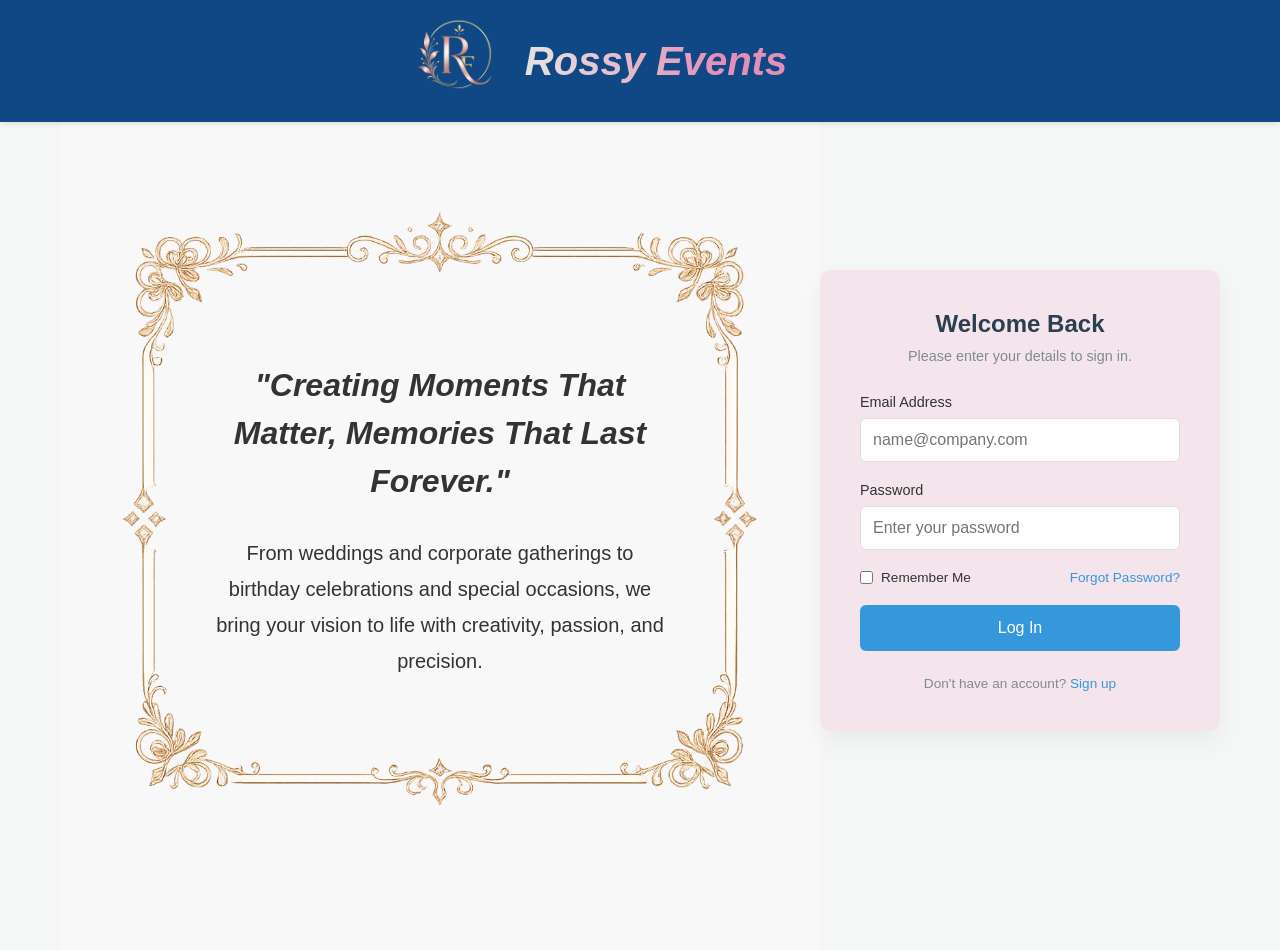
<file: index.html>
<!DOCTYPE html>
<html lang="en">
<head>
    <meta charset="UTF-8">
    <meta name="viewport" content="width=device-width, initial-scale=1.0">
    <title>Event Management System</title>
    <link rel="icon" type="image/x-icon" href="images/icon2.png">
    <link rel="stylesheet" href="design.css">
    <style>
        * {
            box-sizing: border-box;
            margin: 0;
            padding: 0;
            font-family: 'Segoe UI', Roboto, Helvetica, Arial, sans-serif;
        }

        body {
            background-color: #f4f7f6;
            display: flex;
            justify-content: center;
            align-items: center;
            height: 100vh;
            color: #333;
        }

        .login-container {
            background-color:#f4b8d44a;
            padding: 40px;
            border-radius: 10px;
            box-shadow: 0 10px 25px rgba(0,0,0,0.05);
            width: 100%;
            max-width: 400px;
        }

        .login-header {
            text-align: center;
            margin-bottom: 30px;
        }

        .login-header h2 {
            color: #2c3e50;
            margin-bottom: 10px;
        }

        .login-header p {
            color: #7f8c8d;
            font-size: 0.9rem;
        }

        .input-group {
            margin-bottom: 20px;
        }

        .input-group label {
            display: block;
            margin-bottom: 8px;
            font-size: 0.9rem;
            font-weight: 500;
        }

        .input-group input {
            width: 100%;
            padding: 12px;
            border: 1px solid #ddd;
            border-radius: 6px;
            font-size: 1rem;
            transition: border-color 0.3s ease, box-shadow 0.3s ease;
        }

        .input-group input:focus {
            border-color: #3498db;
            outline: none;
            box-shadow: 0 0 5px rgba(52, 152, 219, 0.2);
        }

        .form-actions {
            display: flex;
            justify-content: space-between;
            align-items: center;
            margin-bottom: 20px;
            font-size: 0.85rem;
        }

        .form-actions a {
            color: #3498db;
            text-decoration: none;
        }

        .checkbox-label {
            display: flex;
            align-items: center;
            gap: 8px;
        }

        .btn-login {
            width: 100%;
            padding: 14px;
            background-color: #3498db;
            color: white;
            border: none;
            border-radius: 6px;
            font-size: 1rem;
            cursor: pointer;
            transition: background-color 0.3s ease;
        }

        .btn-login:hover {
            background-color: #2980b9;
        }

        .login-footer {
            text-align: center;
            margin-top: 25px;
            font-size: 0.85rem;
            color: #7f8c8d;
        }

        .login-footer a {
            color: #3498db;
            text-decoration: none;
            font-weight: 500;
        }
    </style>
</head>
<body>
     <header class="main-header">

        <!-- header logo section -->
        <div class="header-container">
            <img src="images/icon2.png" alt="" class="header-logo">
            <h1 class="header-name"><i>Rossy Events</i></h1>
        </div>

        <!-- Hamburger Icon -->
        <div class="hamburger" id="hamburger">
            <span></span>
            <span></span>
            <span></span>
       </div>

        <!-- Navbar section -->
        <nav class="navbar">
            <ul class="nav-links" id="navLinks">
               <!-- <li><a href="#">Home</a></li>
               <li><a href="#">Events</a></li>
               <li><a href="#">Venues</a></li>
               <li><a href="#">Contact</a></li> -->
               <li>
                   <!-- <button class="login-btn">
                       <a href="login.html">Login</a>
                    </button> -->
              </li>
            </ul>  
        </nav>  
    </header>

    <!-- page section -->
     <section class="hero-section">
         <div class="frame">
         <div class="frame-content">
            <i><h2>"Creating Moments That Matter, Memories That Last Forever."</h2></i>
            <h4>From weddings and corporate gatherings to birthday celebrations and special occasions, we bring your vision to life with creativity, passion, and precision.</h4>
         </div>
         </div>
     </section>

     <div class="login-container">
    <div class="login-header">
        <h2>Welcome Back</h2>
        <p>Please enter your details to sign in.</p>
    </div>
    
    <form id="loginForm">
        <div class="input-group">
            <label for="email">Email Address</label>
            <input type="email" id="email" name="email" placeholder="name@company.com" required>
        </div>
        
        <div class="input-group">
            <label for="password">Password</label>
            <input type="password" id="password" name="password" placeholder="Enter your password" required>
        </div>
        
        <div class="form-actions">
            <label class="checkbox-label">
                <input type="checkbox" name="remember"> Remember Me
            </label>
            <a href="forgot.html">Forgot Password?</a>
        </div>
        
        <button type="submit" class="btn-login">Log In</button>
    </form>
    
    <div class="login-footer">
        <p>Don't have an account? <a href="register.html">Sign up</a></p>
    </div>
</div>

<script>
document.getElementById("loginForm").addEventListener("submit", function(e) {
    e.preventDefault();

    const email = document.getElementById("email").value;
    const password = document.getElementById("password").value;

    if (email !== "" && password !== "") {
        alert("Login Successful!");
        window.location.href = "home.html";
    } else {
        alert("Please enter your email and password.");
    }
});
</script>

     <script src="script.js"></script>
</body>
</html>
</file>
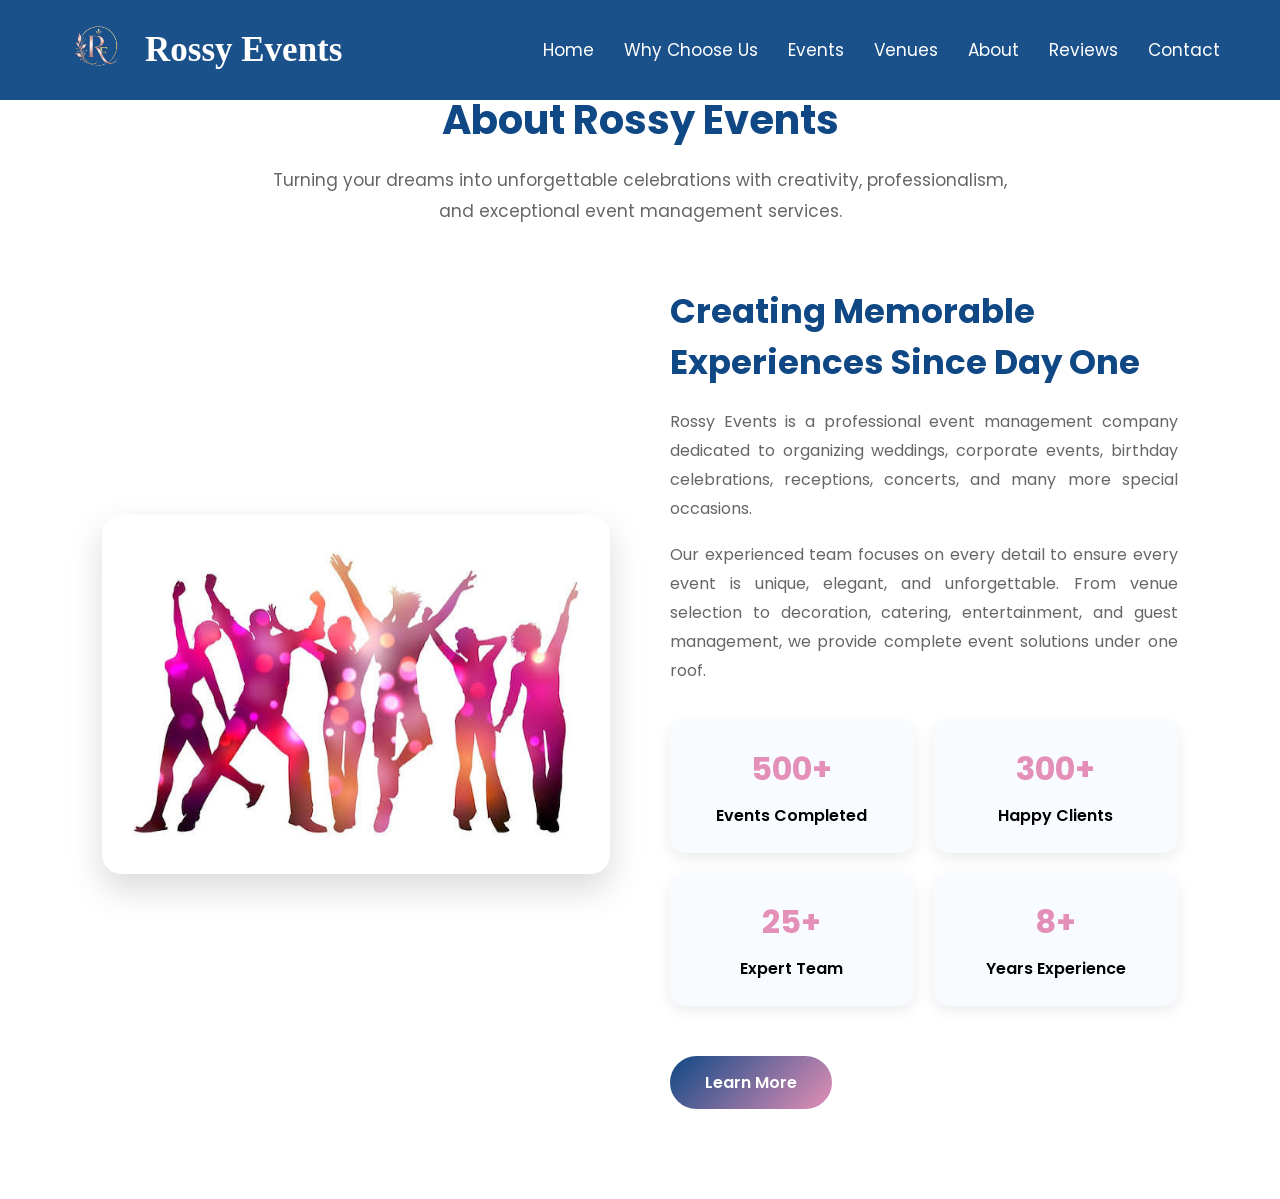
<file: about.html>
<!DOCTYPE html>
<html lang="en">
<head>
    <meta charset="UTF-8">
    <meta name="viewport" content="width=device-width, initial-scale=1.0">
    <title>Rossy Events</title>

    <link rel="stylesheet" href="home.css">
</head>
<body>

<header class="main-header">

    <div class="header-container">
        <img src="images/icon2.png" class="header-logo">
        <h1 class="header-name">Rossy Events</h1>
    </div>

    <div class="hamburger" id="hamburger">
        <span></span>
        <span></span>
        <span></span>
    </div>

    <nav class="navbar">
        <ul class="nav-links" id="navLinks">

            <li><a href="#heros">Home</a></li>

            <li><a href="whyus.html">Why Choose Us</a></li>

            <li><a href="event.html">Events</a></li>

            <li><a href="venue.html">Venues</a></li>

            <li><a href="about.html">About</a></li>

            <li><a href="reviews.html">Reviews</a></li>

            <li><a href="contact.html">Contact</a></li>

            <!-- <li>
                <button class="logout-btn">
                    <a href="/index.html">Logout</a>
                </button>
            </li>    -->
        </ul>
    </nav>

</header>

<!-- ===========================
     ABOUT US SECTION
=========================== -->

<section class="about-section" id="about">

    <div class="section-title">
        <h2>About Rossy Events</h2>
        <p>
            Turning your dreams into unforgettable celebrations with creativity,
            professionalism, and exceptional event management services.
        </p>
    </div>

    <div class="about-container">

        <!-- About Image -->
        <div class="about-image">
            <img src="images/about.jpg" alt="Rossy Events">
        </div>

        <!-- About Content -->
        <div class="about-content">

            <h3>Creating Memorable Experiences Since Day One</h3>

            <p>
                Rossy Events is a professional event management company dedicated to
                organizing weddings, corporate events, birthday celebrations,
                receptions, concerts, and many more special occasions.
            </p>

            <p>
                Our experienced team focuses on every detail to ensure every event
                is unique, elegant, and unforgettable. From venue selection to
                decoration, catering, entertainment, and guest management, we
                provide complete event solutions under one roof.
            </p>

            <div class="about-features">

                <div class="feature-box">
                    <h2>500+</h2>
                    <span>Events Completed</span>
                </div>

                <div class="feature-box">
                    <h2>300+</h2>
                    <span>Happy Clients</span>
                </div>

                <div class="feature-box">
                    <h2>25+</h2>
                    <span>Expert Team</span>
                </div>

                <div class="feature-box">
                    <h2>8+</h2>
                    <span>Years Experience</span>
                </div>

            </div>

            <a href="#" class="about-btn">Learn More</a>

        </div>

    </div>

</section>

<script src="script.js"></script>
</body>
</file>
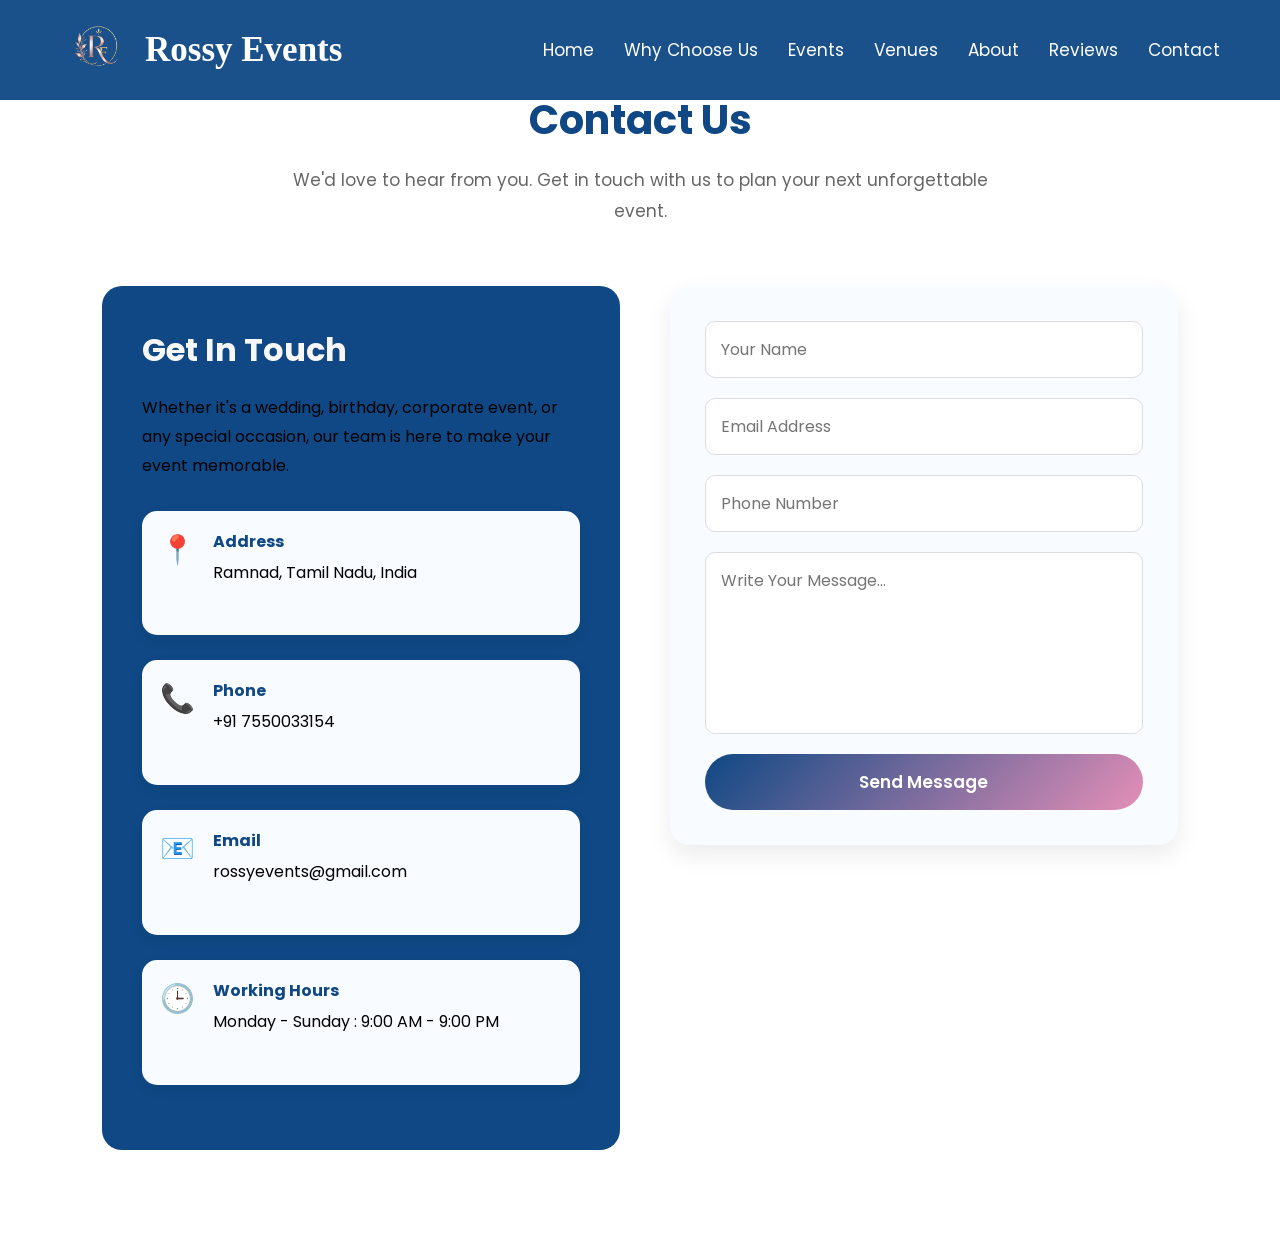
<file: contact.html>
<!DOCTYPE html>
<html lang="en">
<head>
    <meta charset="UTF-8">
    <meta name="viewport" content="width=device-width, initial-scale=1.0">
    <title>Rossy Events</title>

    <link rel="stylesheet" href="home.css">
</head>
<body>

<header class="main-header">

    <div class="header-container">
        <img src="images/icon2.png" class="header-logo">
        <h1 class="header-name">Rossy Events</h1>
    </div>

    <div class="hamburger" id="hamburger">
        <span></span>
        <span></span>
        <span></span>
    </div>

    <nav class="navbar">
        <ul class="nav-links" id="navLinks">

            <li><a href="home.html">Home</a></li>

            <li><a href="whyus.html">Why Choose Us</a></li>

            <li><a href="event.html">Events</a></li>

            <li><a href="venue.html">Venues</a></li>

            <li><a href="about.html">About</a></li>

            <li><a href="reviews.html">Reviews</a></li>

            <li><a href="contact.html">Contact</a></li>

            <!-- <li>
                <button class="logout-btn">
                    <a href="/index.html">Logout</a>
                </button>
            </li>    -->
        </ul>
    </nav>

</header>

<!-- ===========================
     CONTACT US SECTION
=========================== -->

<section class="contact-section" id="contact">

    <div class="section-title">
        <h2>Contact Us</h2>
        <p>
            We'd love to hear from you. Get in touch with us to plan your next unforgettable event.
        </p>
    </div>

    <div class="contact-container">

        <!-- Contact Information -->
        <div class="contact-info">

            <h3>Get In Touch</h3>

            <p>
                Whether it's a wedding, birthday, corporate event, or any special occasion,
                our team is here to make your event memorable.
            </p>

            <div class="info-box">
                <span>📍</span>
                <div>
                    <h4>Address</h4>
                    <p>Ramnad, Tamil Nadu, India</p>
                </div>
            </div>

            <div class="info-box">
                <span>📞</span>
                <div>
                    <h4>Phone</h4>
                    <p>+91 7550033154</p>
                </div>
            </div>

            <div class="info-box">
                <span>📧</span>
                <div>
                    <h4>Email</h4>
                    <p>rossyevents@gmail.com</p>
                </div>
            </div>

            <div class="info-box">
                <span>🕒</span>
                <div>
                    <h4>Working Hours</h4>
                    <p>Monday - Sunday : 9:00 AM - 9:00 PM</p>
                </div>
            </div>

        </div>

        <!-- Contact Form -->
        <div class="contact-form">

            <form>

                <input type="text" placeholder="Your Name" required>

                <input type="email" placeholder="Email Address" required>

                <input type="tel" placeholder="Phone Number" required>

                <textarea rows="6" placeholder="Write Your Message..." required></textarea>

                <button type="submit">Send Message</button>

            </form>

        </div>

    </div>

</section>

<script src="script.js"></script>
</body>
</file>
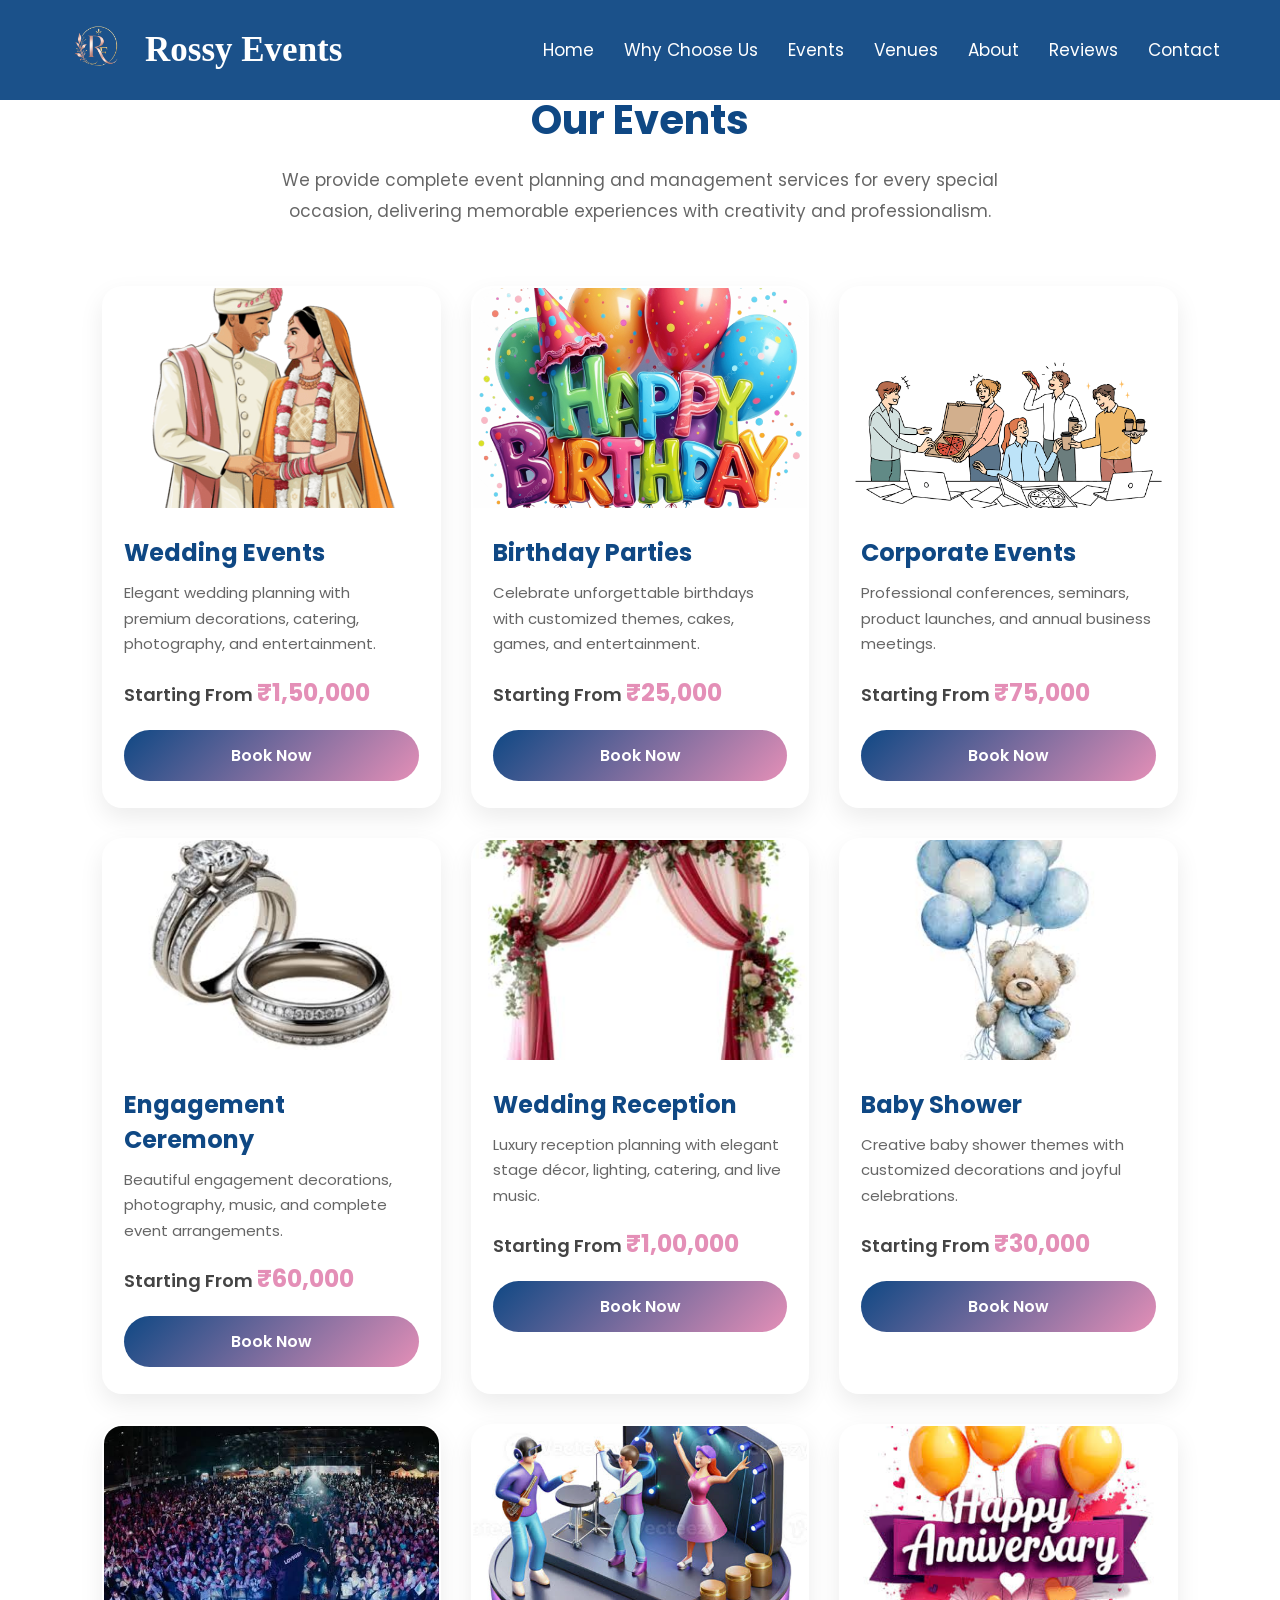
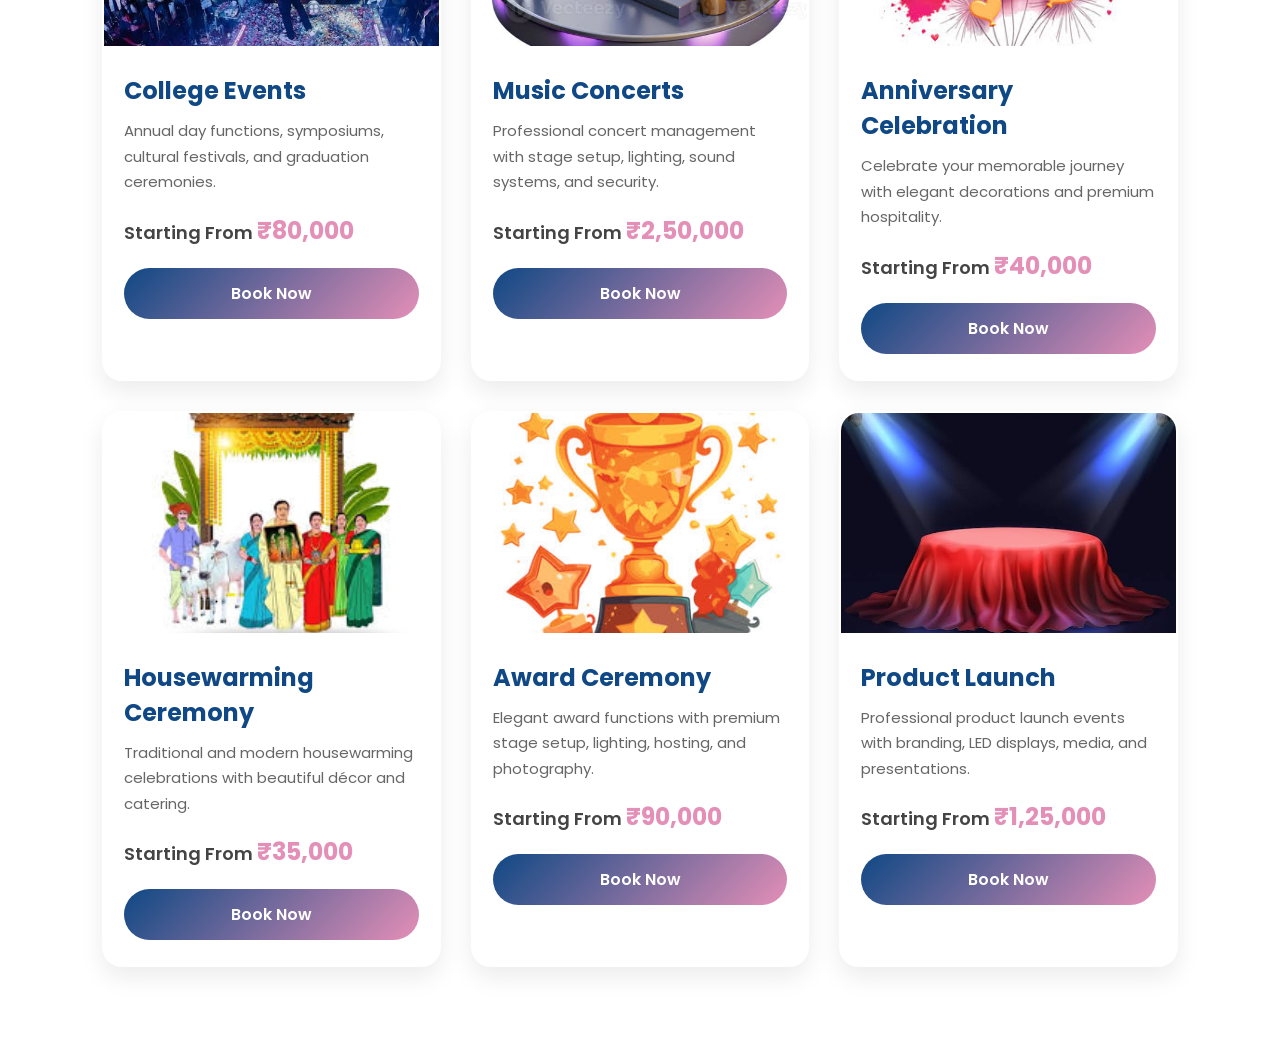
<file: event.html>
<!DOCTYPE html>
<html lang="en">
<head>
    <meta charset="UTF-8">
    <meta name="viewport" content="width=device-width, initial-scale=1.0">
    <title>Rossy Events</title>
     <link rel="stylesheet" href="home.css">
</head>
<body>
    <header class="main-header">

    <div class="header-container">
        <img src="images/icon2.png" class="header-logo">
        <h1 class="header-name">Rossy Events</h1>
    </div>

    <div class="hamburger" id="hamburger">
        <span></span>
        <span></span>
        <span></span>
    </div>

    <nav class="navbar">
        <ul class="nav-links" id="navLinks">

            <li><a href="home.html">Home</a></li>

            <li><a href="whyus.html">Why Choose Us</a></li>

            <li><a href="event.html">Events</a></li>

            <li><a href="venue.html">Venues</a></li>

            <li><a href="about.html">About</a></li>

            <li><a href="reviews.html">Reviews</a></li>

            <li><a href="contact.html">Contact</a></li>

            <!-- <li>
                <button class="logout-btn">
                    <a href="/index.html">Logout</a>
                </button>
            </li>    -->
        </ul>
    </nav>

</header>

<!-- ===========================
     OUR EVENTS SECTION
=========================== -->
<section class="our-events" id="events">

    <div class="section-title">
        <h2>Our Events</h2>
        <p>
            We provide complete event planning and management services for every special occasion,
            delivering memorable experiences with creativity and professionalism.
        </p>
    </div>

    <div class="events-container">

        <!-- Wedding -->
        <div class="event-card">
            <img src="images/wedding.png" alt="Wedding Event">
            <h3>Wedding Events</h3>
            <p>Elegant wedding planning with premium decorations, catering, photography, and entertainment.</p>
            <h4>Starting From <span>₹1,50,000</span></h4>
            <a href="booking.html" class="event-btn">Book Now</a>
        </div>

        <!-- Birthday -->
        <div class="event-card">
            <img src="images/birthday.png" alt="Birthday">
            <h3>Birthday Parties</h3>
            <p>Celebrate unforgettable birthdays with customized themes, cakes, games, and entertainment.</p>
            <h4>Starting From <span>₹25,000</span></h4>
            <a href="booking.html" class="event-btn">Book Now</a>
        </div>

        <!-- Corporate -->
        <div class="event-card">
            <img src="images/corporate.png" alt="Corporate">
            <h3>Corporate Events</h3>
            <p>Professional conferences, seminars, product launches, and annual business meetings.</p>
            <h4>Starting From <span>₹75,000</span></h4>
            <a href="booking.html" class="event-btn">Book Now</a>
        </div>

        <!-- Engagement -->
        <div class="event-card">
            <img src="images/engagement.jpg" alt="Engagement">
            <h3>Engagement Ceremony</h3>
            <p>Beautiful engagement decorations, photography, music, and complete event arrangements.</p>
            <h4>Starting From <span>₹60,000</span></h4>
            <a href="booking.html" class="event-btn">Book Now</a>
        </div>

        <!-- Reception -->
        <div class="event-card">
            <img src="images/reception.jpg" alt="Reception">
            <h3>Wedding Reception</h3>
            <p>Luxury reception planning with elegant stage décor, lighting, catering, and live music.</p>
            <h4>Starting From <span>₹1,00,000</span></h4>
            <a href="booking.html" class="event-btn">Book Now</a>
        </div>

        <!-- Baby Shower -->
        <div class="event-card">
            <img src="images/baby.jpg" alt="Baby Shower">
            <h3>Baby Shower</h3>
            <p>Creative baby shower themes with customized decorations and joyful celebrations.</p>
            <h4>Starting From <span>₹30,000</span></h4>
            <a href="booking.html" class="event-btn">Book Now</a>
        </div>

        <!-- College -->
        <div class="event-card">
            <img src="images/college.jpg" alt="College Event">
            <h3>College Events</h3>
            <p>Annual day functions, symposiums, cultural festivals, and graduation ceremonies.</p>
            <h4>Starting From <span>₹80,000</span></h4>
            <a href="booking.html" class="event-btn">Book Now</a>
        </div>

        <!-- Concert -->
        <div class="event-card">
            <img src="images/music.jpg" alt="Concert">
            <h3>Music Concerts</h3>
            <p>Professional concert management with stage setup, lighting, sound systems, and security.</p>
            <h4>Starting From <span>₹2,50,000</span></h4>
            <a href="booking.html" class="event-btn">Book Now</a>
        </div>

        <!-- Anniversary -->
        <div class="event-card">
            <img src="images/anniversary.jpg" alt="Anniversary">
            <h3>Anniversary Celebration</h3>
            <p>Celebrate your memorable journey with elegant decorations and premium hospitality.</p>
            <h4>Starting From <span>₹40,000</span></h4>
            <a href="booking.html" class="event-btn">Book Now</a>
        </div>

        <!-- Housewarming -->
        <div class="event-card">
            <img src="images/house.jpg" alt="Housewarming">
            <h3>Housewarming Ceremony</h3>
            <p>Traditional and modern housewarming celebrations with beautiful décor and catering.</p>
            <h4>Starting From <span>₹35,000</span></h4>
            <a href="booking.html" class="event-btn">Book Now</a>
        </div>

        <!-- Award -->
        <div class="event-card">
            <img src="images/award.jpg" alt="Award Ceremony">
            <h3>Award Ceremony</h3>
            <p>Elegant award functions with premium stage setup, lighting, hosting, and photography.</p>
            <h4>Starting From <span>₹90,000</span></h4>
            <a href="booking.html" class="event-btn">Book Now</a>
        </div>

        <!-- Product Launch -->
        <div class="event-card">
            <img src="images/product.jpg" alt="Product Launch">
            <h3>Product Launch</h3>
            <p>Professional product launch events with branding, LED displays, media, and presentations.</p>
            <h4>Starting From <span>₹1,25,000</span></h4>
            <a href="booking.html" class="event-btn">Book Now</a>
        </div>

    </div>

</section>
<script src="script.js"></script>
</body>
</file>
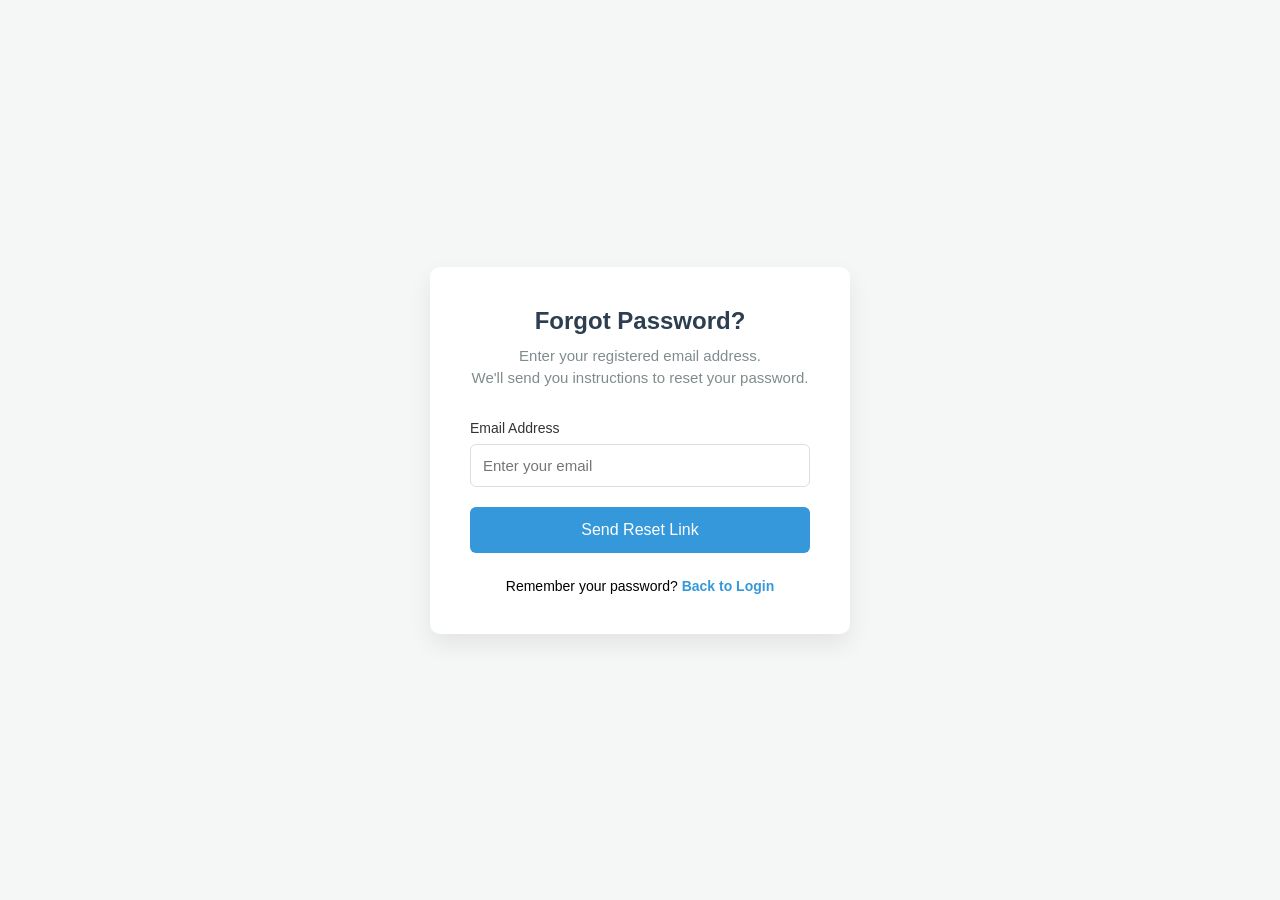
<file: forgot.html>
<!DOCTYPE html>
<html lang="en">
<head>
    <meta charset="UTF-8">
    <meta name="viewport" content="width=device-width, initial-scale=1.0">
    <title>Forgot Password</title>

    <style>
        *{
            margin:0;
            padding:0;
            box-sizing:border-box;
            font-family:'Segoe UI', Tahoma, Geneva, Verdana, sans-serif;
        }

        body{
            background:#f4f7f6;
            display:flex;
            justify-content:center;
            align-items:center;
            min-height:100vh;
        }

        .forgot-container{
            width:100%;
            max-width:420px;
            background:#fff;
            padding:40px;
            border-radius:10px;
            box-shadow:0 10px 25px rgba(0,0,0,0.08);
        }

        .forgot-header{
            text-align:center;
            margin-bottom:30px;
        }

        .forgot-header h2{
            color:#2c3e50;
            margin-bottom:10px;
        }

        .forgot-header p{
            color:#7f8c8d;
            font-size:15px;
            line-height:1.5;
        }

        .input-group{
            margin-bottom:20px;
        }

        .input-group label{
            display:block;
            margin-bottom:8px;
            font-size:14px;
            font-weight:500;
            color:#333;
        }

        .input-group input{
            width:100%;
            padding:12px;
            border:1px solid #ddd;
            border-radius:6px;
            font-size:15px;
            transition:0.3s;
        }

        .input-group input:focus{
            outline:none;
            border-color:#3498db;
            box-shadow:0 0 5px rgba(52,152,219,.3);
        }

        .btn-reset{
            width:100%;
            padding:14px;
            background:#3498db;
            color:#fff;
            border:none;
            border-radius:6px;
            cursor:pointer;
            font-size:16px;
            transition:.3s;
        }

        .btn-reset:hover{
            background:#2980b9;
        }

        .forgot-footer{
            text-align:center;
            margin-top:25px;
            font-size:14px;
        }

        .forgot-footer a{
            text-decoration:none;
            color:#3498db;
            font-weight:600;
        }

        .forgot-footer a:hover{
            text-decoration:underline;
        }
    </style>
</head>
<body>

<div class="forgot-container">

    <div class="forgot-header">
        <h2>Forgot Password?</h2>
        <p>
            Enter your registered email address.<br>
            We'll send you instructions to reset your password.
        </p>
    </div>

    <form id="forgotForm">

        <div class="input-group">
            <label>Email Address</label>
            <input
                type="email"
                id="email"
                placeholder="Enter your email"
                required>
        </div>

        <button type="submit" class="btn-reset">
            Send Reset Link
        </button>

    </form>

    <div class="forgot-footer">
        Remember your password?
        <a href="index.html">Back to Login</a>
    </div>

</div>

<script>

document.getElementById("forgotForm").addEventListener("submit",function(e){

    e.preventDefault();

    alert("Password reset link has been sent to your email.");

    window.location.href="index.html";

});

</script>

</body>
</html>
</file>
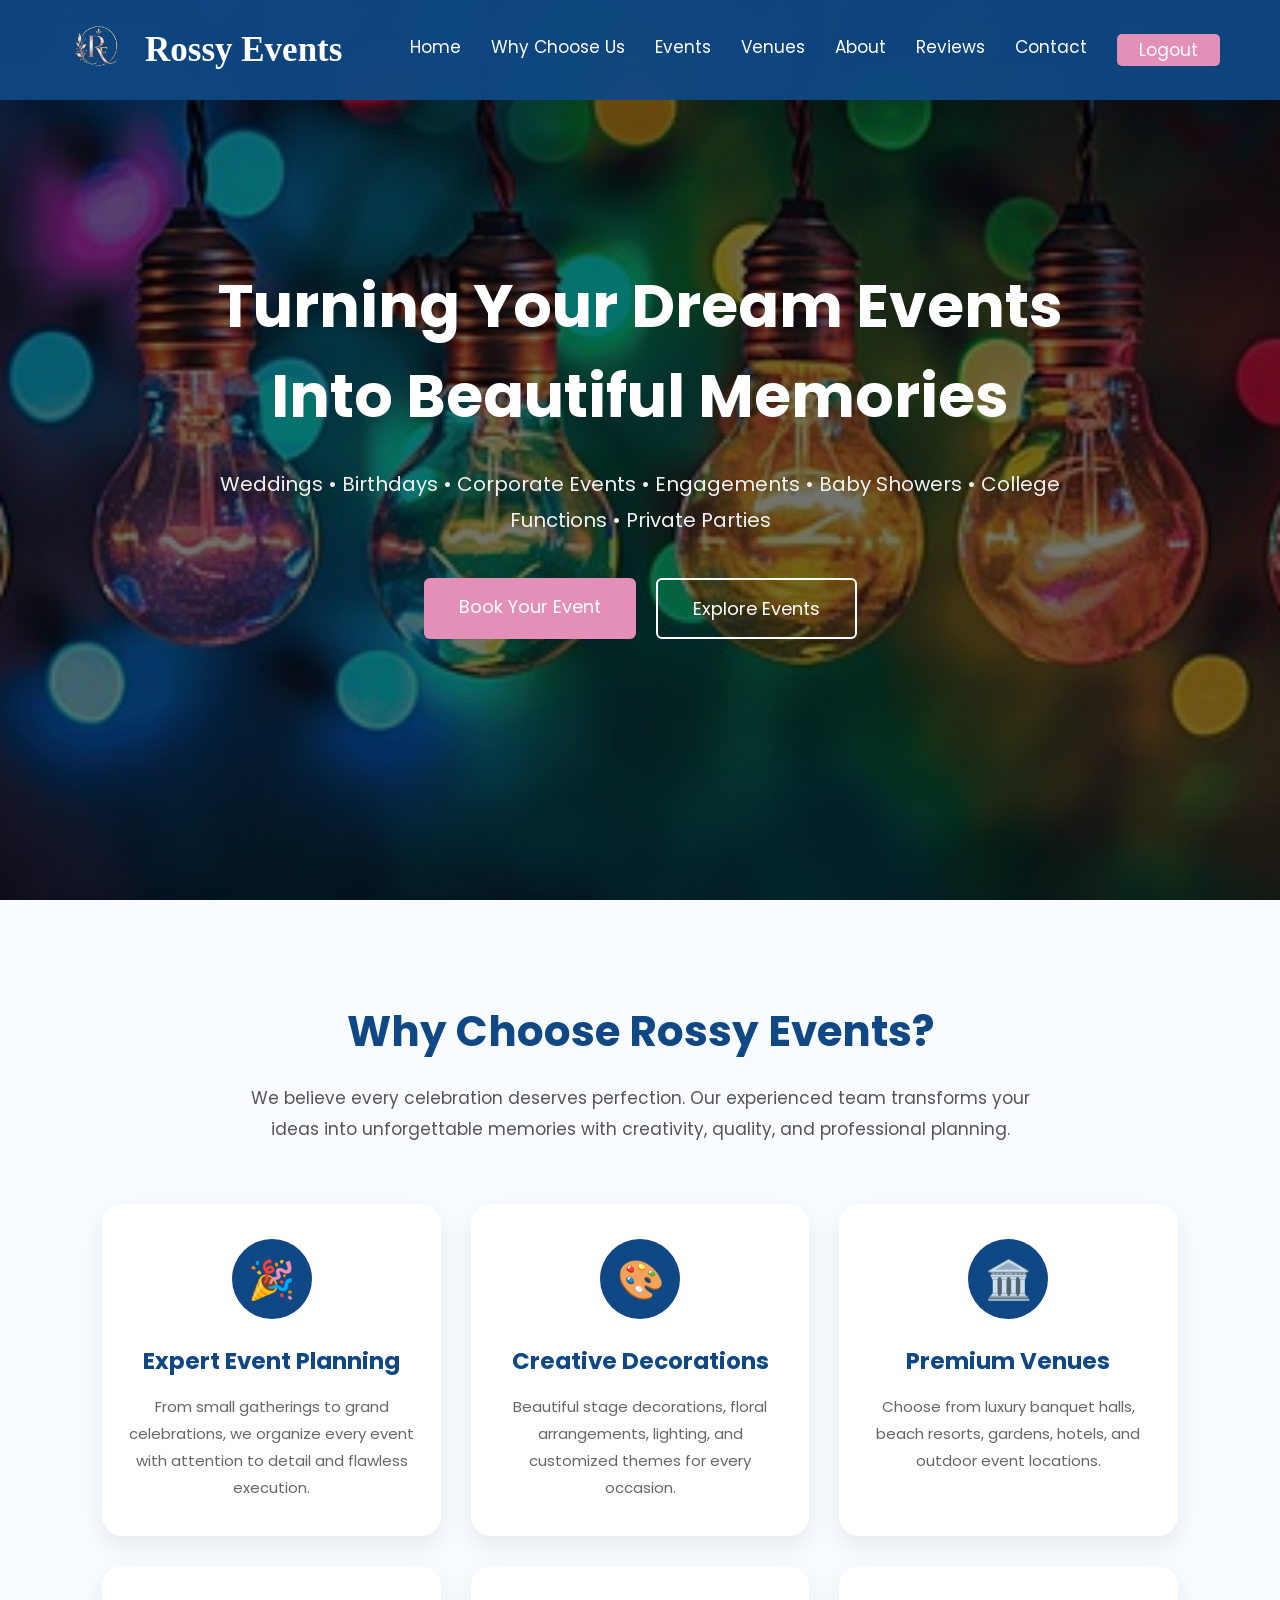
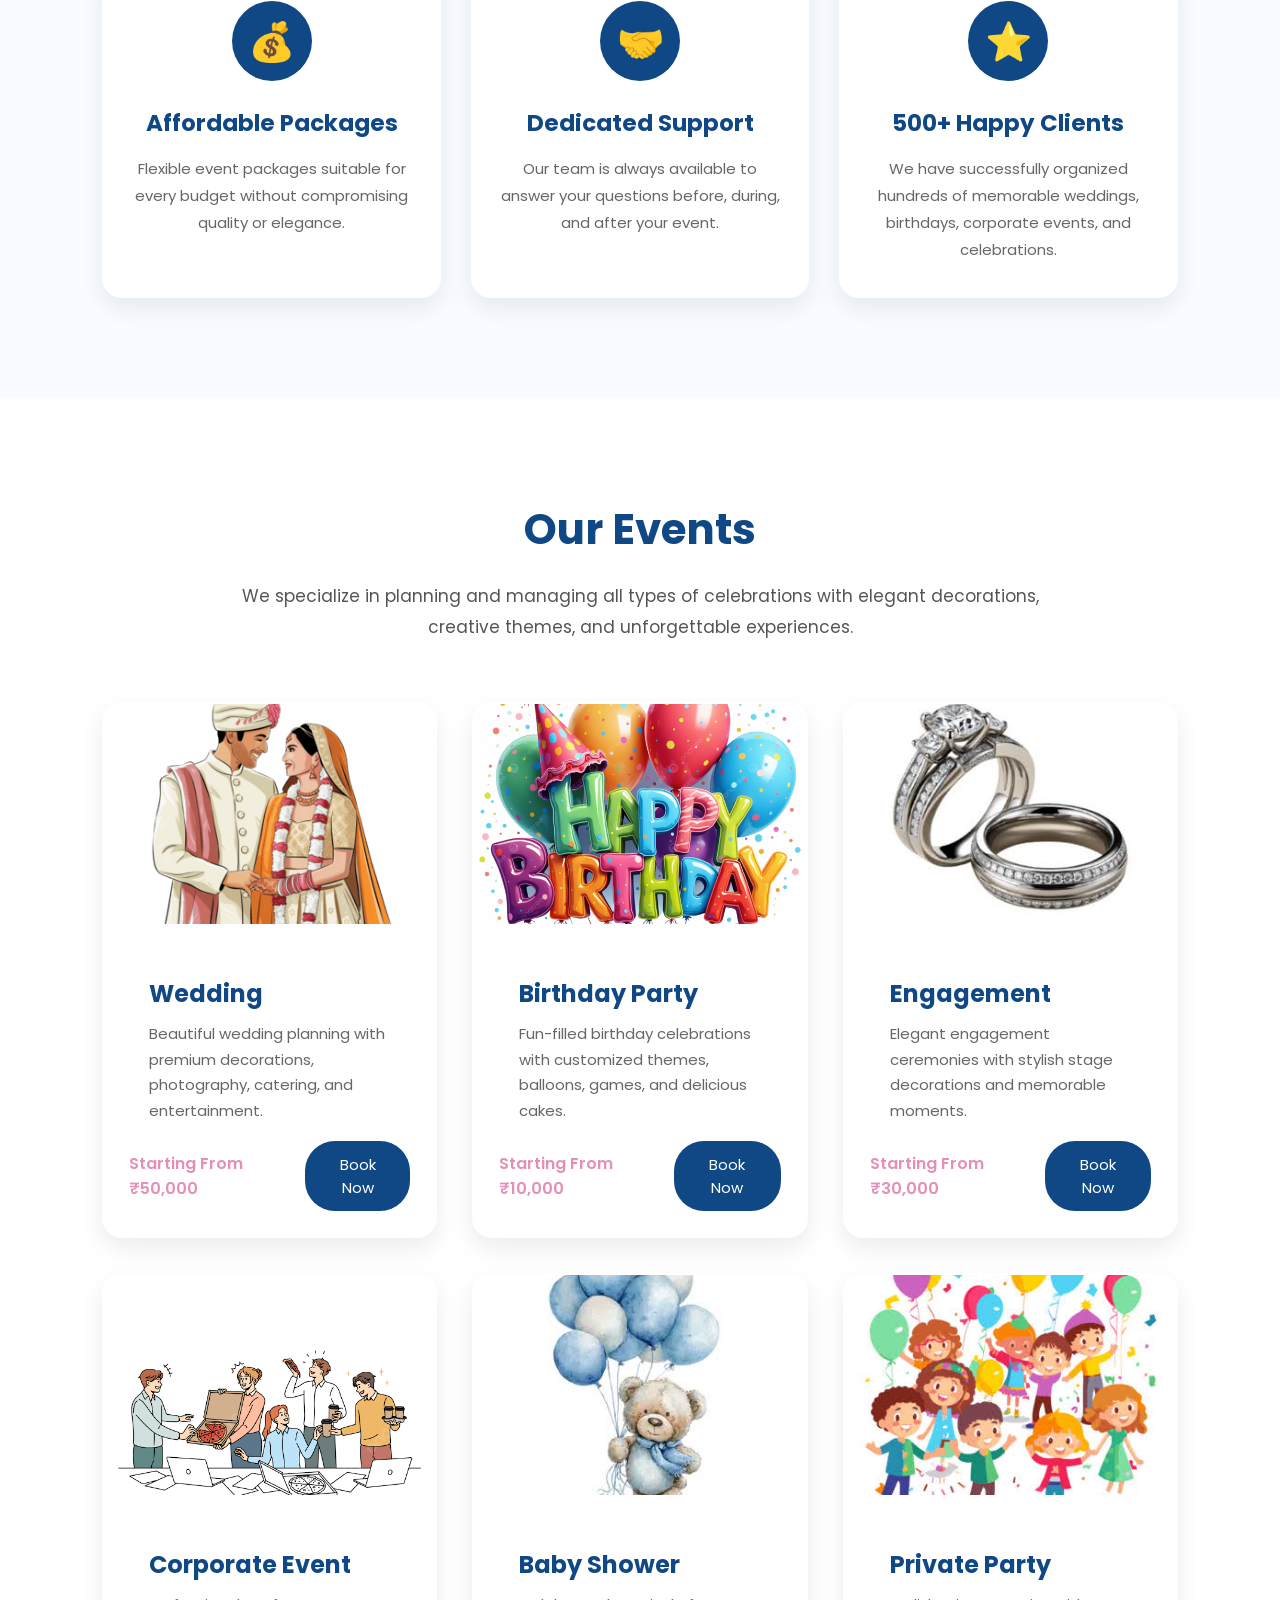
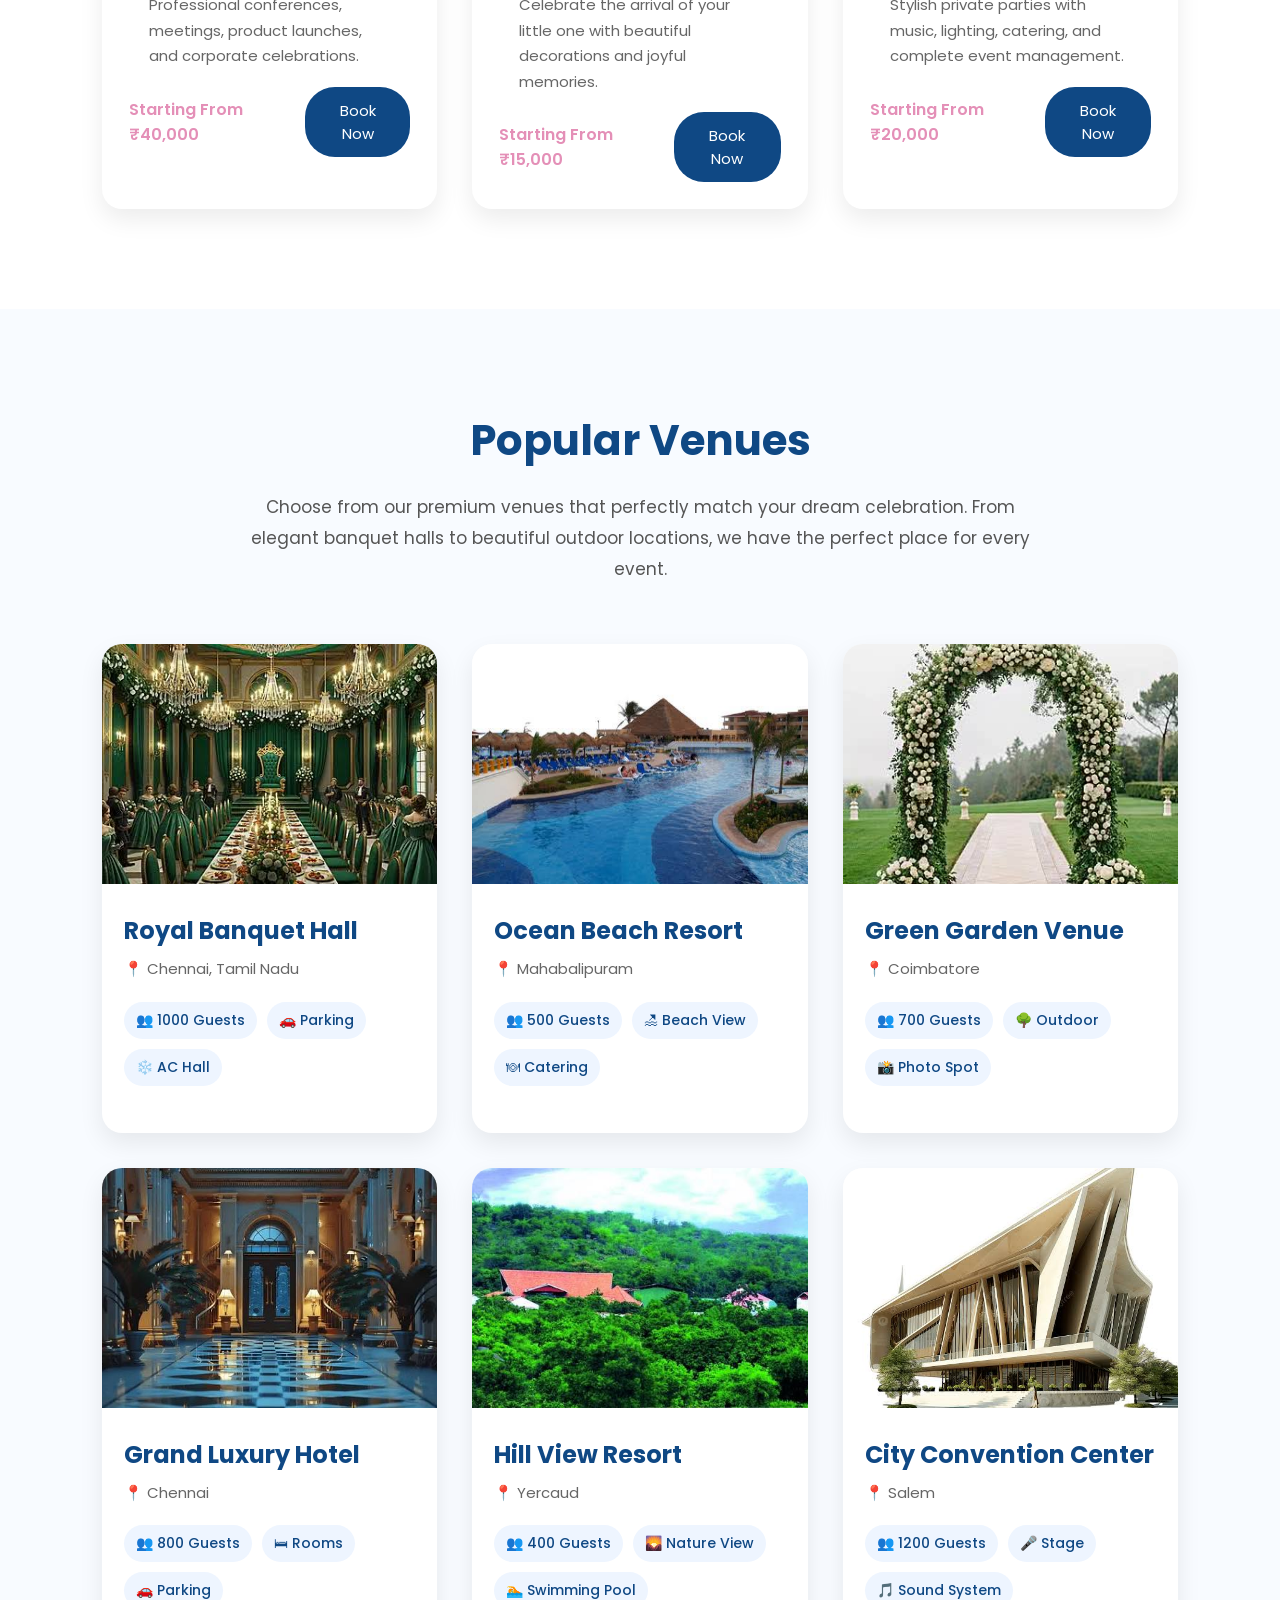
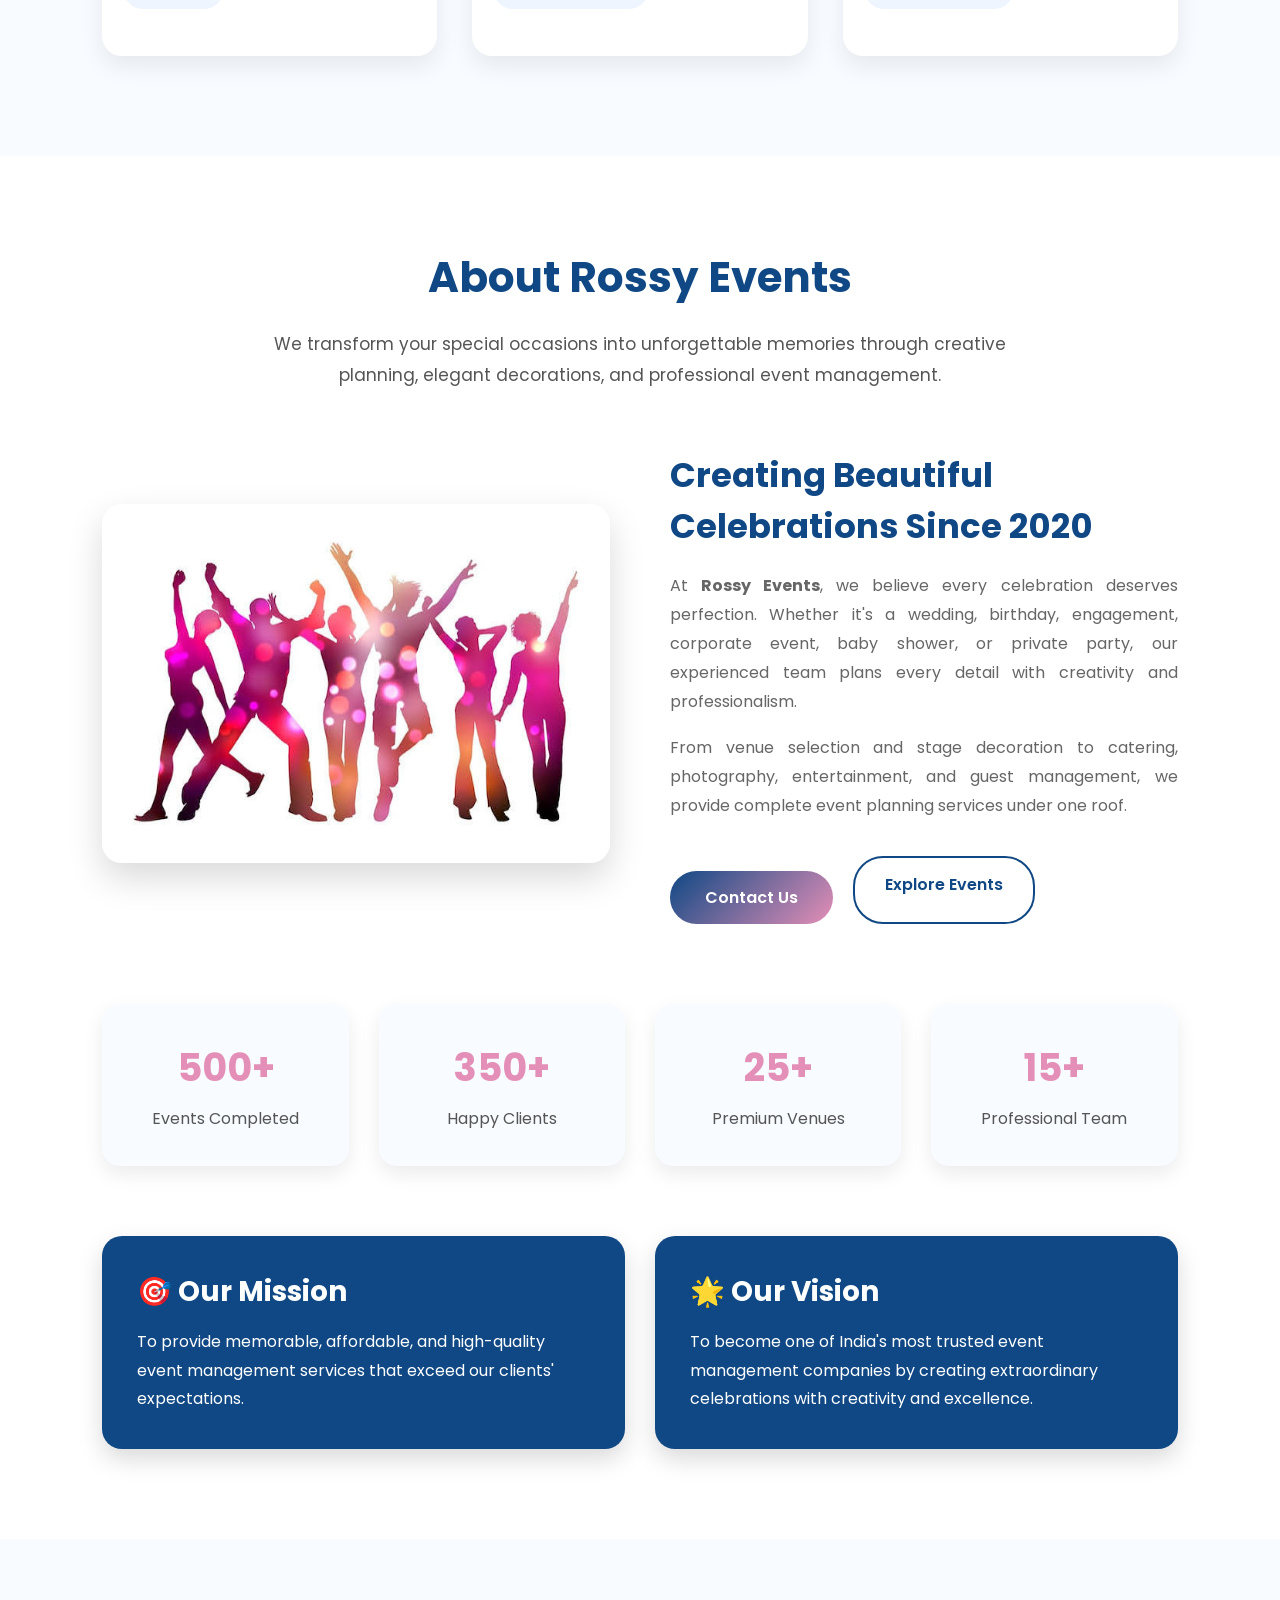
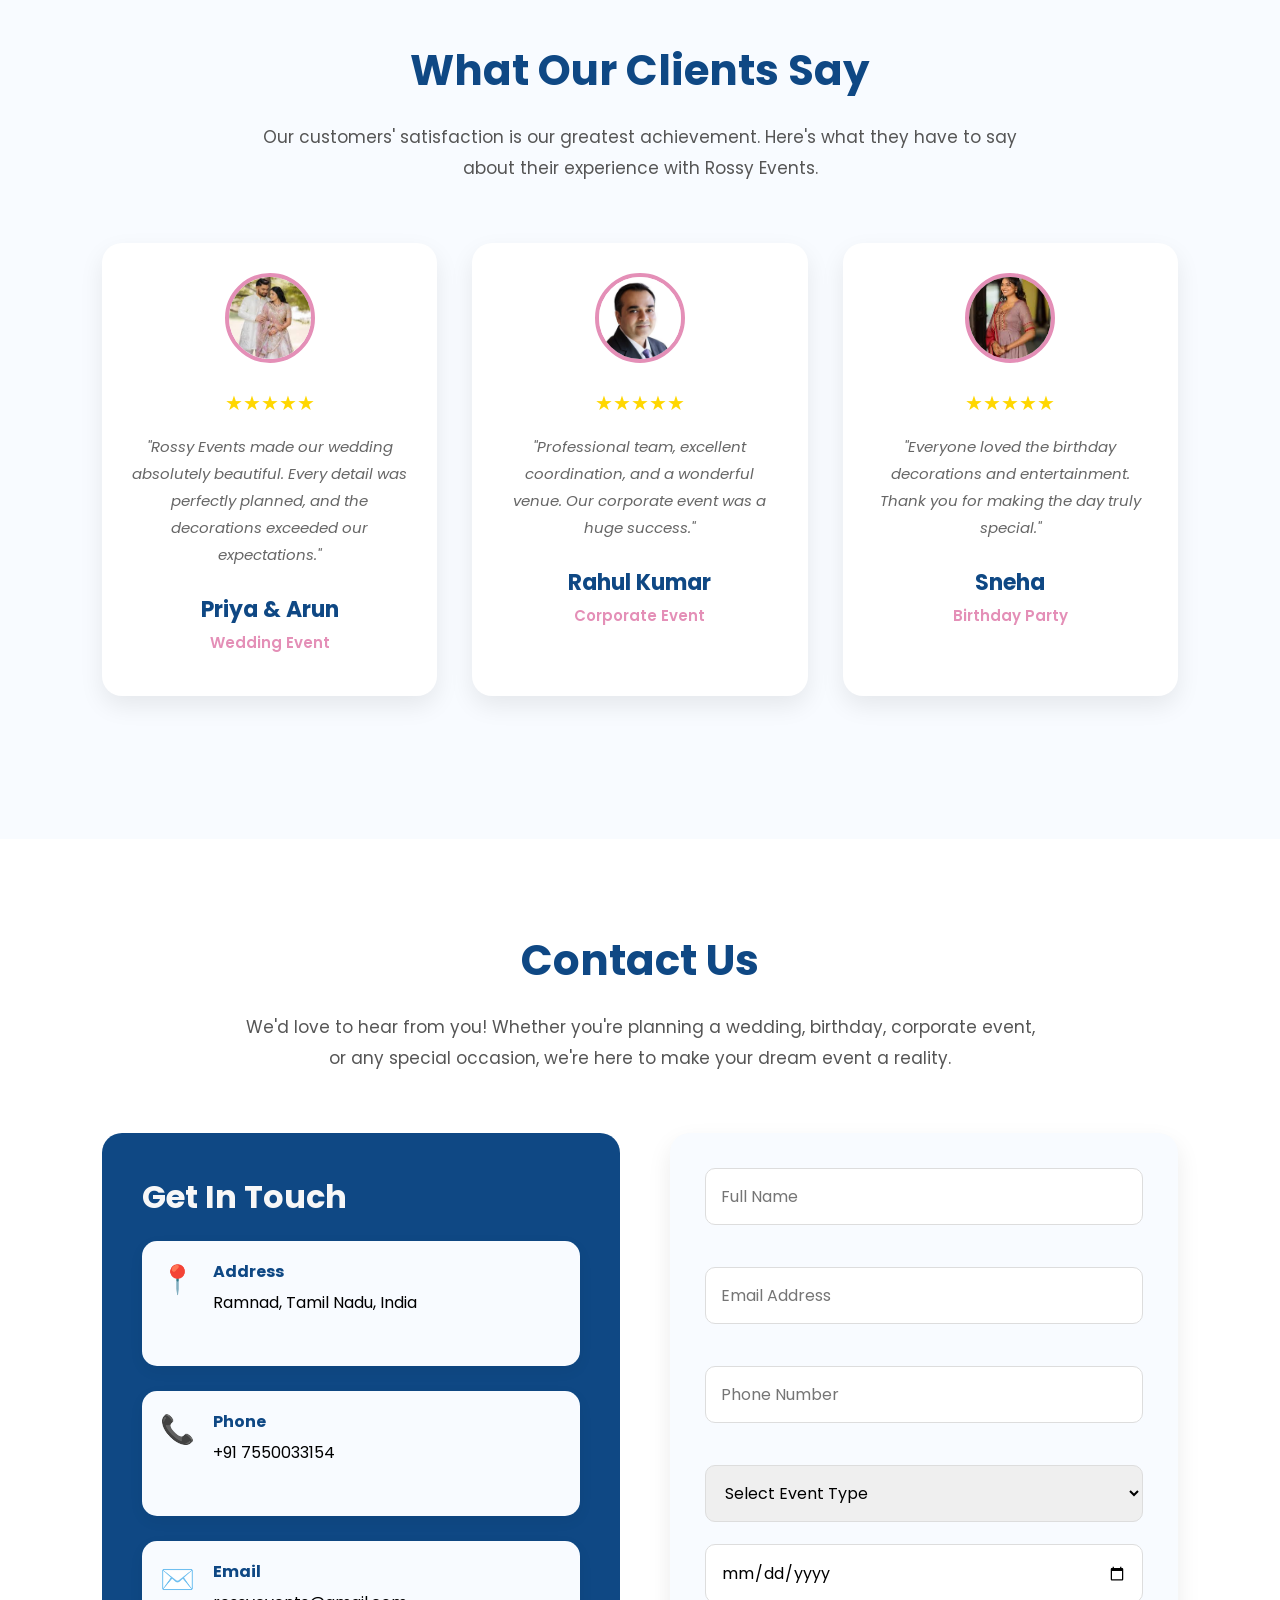
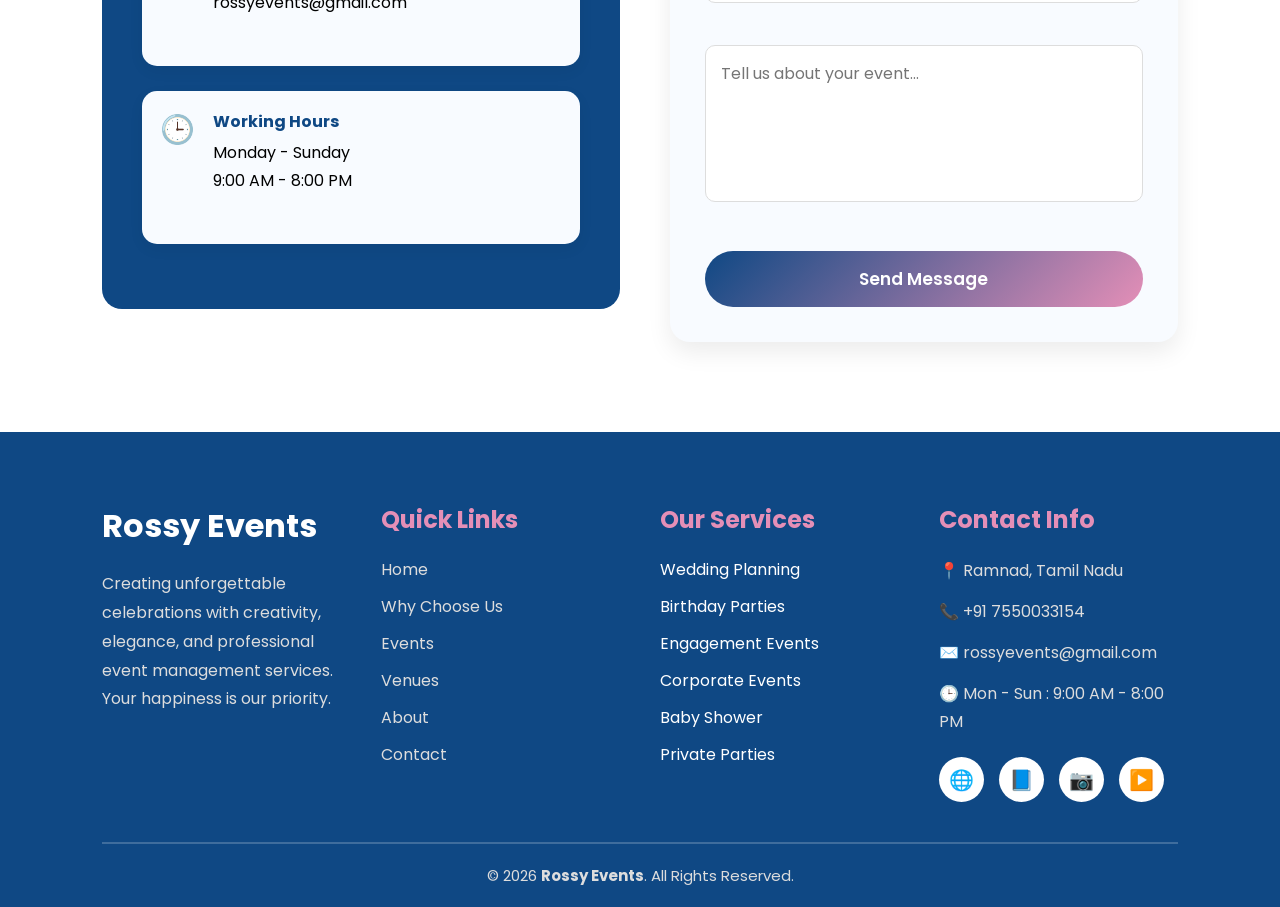
<file: home.html>
<!DOCTYPE html>
<html lang="en">
<head>
    <meta charset="UTF-8">
    <meta name="viewport" content="width=device-width, initial-scale=1.0">
    <title>Rossy Events</title>

    <link rel="stylesheet" href="home.css">
</head>
<body>

<header class="main-header">

    <div class="header-container">
        <img src="images/icon2.png" class="header-logo">
        <h1 class="header-name">Rossy Events</h1>
    </div>

    <div class="hamburger" id="hamburger">
        <span></span>
        <span></span>
        <span></span>
    </div>

    <nav class="navbar">
        <ul class="nav-links" id="navLinks">

            <li><a href="#heros">Home</a></li>

            <li><a href="whyus.html">Why Choose Us</a></li>

            <li><a href="event.html">Events</a></li>

            <li><a href="venue.html">Venues</a></li>

            <li><a href="about.html">About</a></li>

            <li><a href="reviews.html">Reviews</a></li>

            <li><a href="contact.html">Contact</a></li>

            <li>
                <button class="logout-btn">
                    <a href="index.html">Logout</a>
                </button>
            </li>   
        </ul>
    </nav>

</header>

<section id="heros" class="hero">

    <div class="overlay">

        <h1>
            Turning Your Dream Events
            Into Beautiful Memories
        </h1>

        <p>
            Weddings • Birthdays • Corporate Events • Engagements •
            Baby Showers • College Functions • Private Parties
        </p>

        <div class="hero-buttons">

            <a href="#" class="btn-primary">
                Book Your Event
            </a>

            <a href="event.html" class="btn-secondary">
                Explore Events
            </a>

        </div>

    </div>

</section>

<!-- WHY CHOOSE US SECTION -->
<section id="why-us" class="why-section">

    <div class="section-header">
        <h2>Why Choose Rossy Events?</h2>
        <p>
            We believe every celebration deserves perfection. Our experienced team
            transforms your ideas into unforgettable memories with creativity,
            quality, and professional planning.
        </p>
    </div>

    <div class="why-container">

        <div class="why-card">
            <div class="why-icon">🎉</div>
            <h3>Expert Event Planning</h3>
            <p>
                From small gatherings to grand celebrations, we organize every
                event with attention to detail and flawless execution.
            </p>
        </div>

        <div class="why-card">
            <div class="why-icon">🎨</div>
            <h3>Creative Decorations</h3>
            <p>
                Beautiful stage decorations, floral arrangements, lighting,
                and customized themes for every occasion.
            </p>
        </div>

        <div class="why-card">
            <div class="why-icon">🏛️</div>
            <h3>Premium Venues</h3>
            <p>
                Choose from luxury banquet halls, beach resorts,
                gardens, hotels, and outdoor event locations.
            </p>
        </div>

        <div class="why-card">
            <div class="why-icon">💰</div>
            <h3>Affordable Packages</h3>
            <p>
                Flexible event packages suitable for every budget without
                compromising quality or elegance.
            </p>
        </div>

        <div class="why-card">
            <div class="why-icon">🤝</div>
            <h3>Dedicated Support</h3>
            <p>
                Our team is always available to answer your questions
                before, during, and after your event.
            </p>
        </div>

        <div class="why-card">
            <div class="why-icon">⭐</div>
            <h3>500+ Happy Clients</h3>
            <p>
                We have successfully organized hundreds of memorable
                weddings, birthdays, corporate events, and celebrations.
            </p>
        </div>

    </div>

</section>

<!-- ===========================
     OUR EVENTS SECTION
=========================== -->
<section id="events" class="events-section">

    <div class="section-header">
        <h2>Our Events</h2>
        <p>
            We specialize in planning and managing all types of celebrations with
            elegant decorations, creative themes, and unforgettable experiences.
        </p>
    </div>

    <div class="event-container">

        <!-- Wedding -->
        <div class="event-card">
            <img src="images/wedding.png" alt="Wedding">
            <div class="event-content">
                <h3>Wedding</h3>
                <p>
                    Beautiful wedding planning with premium decorations,
                    photography, catering, and entertainment.
                </p>

                <div class="event-footer">
                    <span class="price">Starting From ₹50,000</span>
                    <button>Book Now</button>
                </div>
            </div>
        </div>

        <!-- Birthday -->
        <div class="event-card">
            <img src="images/birthday.png" alt="Birthday">
            <div class="event-content">
                <h3>Birthday Party</h3>
                <p>
                    Fun-filled birthday celebrations with customized themes,
                    balloons, games, and delicious cakes.
                </p>

                <div class="event-footer">
                    <span class="price">Starting From ₹10,000</span>
                    <button>Book Now</button>
                </div>
            </div>
        </div>

        <!-- Engagement -->
        <div class="event-card">
            <img src="images/engagement.jpg" alt="Engagement">
            <div class="event-content">
                <h3>Engagement</h3>
                <p>
                    Elegant engagement ceremonies with stylish stage
                    decorations and memorable moments.
                </p>

                <div class="event-footer">
                    <span class="price">Starting From ₹30,000</span>
                    <button>Book Now</button>
                </div>
            </div>
        </div>

        <!-- Corporate -->
        <div class="event-card">
            <img src="images/corporate.png" alt="Corporate Event">
            <div class="event-content">
                <h3>Corporate Event</h3>
                <p>
                    Professional conferences, meetings, product launches,
                    and corporate celebrations.
                </p>

                <div class="event-footer">
                    <span class="price">Starting From ₹40,000</span>
                    <button>Book Now</button>
                </div>
            </div>
        </div>

        <!-- Baby Shower -->
        <div class="event-card">
            <img src="images/baby.jpg" alt="Baby Shower">
            <div class="event-content">
                <h3>Baby Shower</h3>
                <p>
                    Celebrate the arrival of your little one with beautiful
                    decorations and joyful memories.
                </p>

                <div class="event-footer">
                    <span class="price">Starting From ₹15,000</span>
                    <button>Book Now</button>
                </div>
            </div>
        </div>

        <!-- Private Party -->
        <div class="event-card">
            <img src="images/party.jpg" alt="Private Party">
            <div class="event-content">
                <h3>Private Party</h3>
                <p>
                    Stylish private parties with music, lighting,
                    catering, and complete event management.
                </p>

                <div class="event-footer">
                    <span class="price">Starting From ₹20,000</span>
                    <button>Book Now</button>
                </div>
            </div>
        </div>

    </div>

</section>

<!-- ===========================
     POPULAR VENUES SECTION
=========================== -->

<section id="venues" class="venue-section">

    <div class="section-header">
        <h2>Popular Venues</h2>
        <p>
            Choose from our premium venues that perfectly match your dream
            celebration. From elegant banquet halls to beautiful outdoor
            locations, we have the perfect place for every event.
        </p>
    </div>

    <div class="venue-container">

        <!-- Venue 1 -->
        <div class="venue-card">

            <img src="images/royal.jpg" alt="Royal Banquet Hall">

            <div class="venue-content">

                <h3>Royal Banquet Hall</h3>

                <p class="location">📍 Chennai, Tamil Nadu</p>

                <div class="venue-details">

                    <span>👥 1000 Guests</span>
                    <span>🚗 Parking</span>
                    <span>❄️ AC Hall</span>

                </div>

                <!-- <button>Book Venue</button> -->

            </div>

        </div>

        <!-- Venue 2 -->
        <div class="venue-card">

            <img src="images/ocean.jpg" alt="Beach Resort">

            <div class="venue-content">

                <h3>Ocean Beach Resort</h3>

                <p class="location">📍 Mahabalipuram</p>

                <div class="venue-details">

                    <span>👥 500 Guests</span>
                    <span>🏖 Beach View</span>
                    <span>🍽 Catering</span>

                </div>

                <!-- <button>Book Venue</button> -->

            </div>

        </div>

        <!-- Venue 3 -->
        <div class="venue-card">

            <img src="images/green.jpg" alt="Garden Venue">

            <div class="venue-content">

                <h3>Green Garden Venue</h3>

                <p class="location">📍 Coimbatore</p>

                <div class="venue-details">

                    <span>👥 700 Guests</span>
                    <span>🌳 Outdoor</span>
                    <span>📸 Photo Spot</span>

                </div>

                <!-- <button>Book Venue</button> -->

            </div>

        </div>

        <!-- Venue 4 -->
        <div class="venue-card">

            <img src="images/grant.jpg" alt="Luxury Hotel">

            <div class="venue-content">

                <h3>Grand Luxury Hotel</h3>

                <p class="location">📍 Chennai</p>

                <div class="venue-details">

                    <span>👥 800 Guests</span>
                    <span>🛏 Rooms</span>
                    <span>🚗 Parking</span>

                </div>

                <!-- <button>Book Venue</button> -->

            </div>

        </div>

        <!-- Venue 5 -->
        <div class="venue-card">

            <img src="images/hill.jpg" alt="Hill Resort">

            <div class="venue-content">

                <h3>Hill View Resort</h3>

                <p class="location">📍 Yercaud</p>

                <div class="venue-details">

                    <span>👥 400 Guests</span>
                    <span>🌄 Nature View</span>
                    <span>🏊 Swimming Pool</span>

                </div>

                <!-- <button>Book Venue</button> -->

            </div>

        </div>

        <!-- Venue 6 -->
        <div class="venue-card">

            <img src="images/city.jpg" alt="Convention Center">

            <div class="venue-content">

                <h3>City Convention Center</h3>

                <p class="location">📍 Salem</p>

                <div class="venue-details">

                    <span>👥 1200 Guests</span>
                    <span>🎤 Stage</span>
                    <span>🎵 Sound System</span>

                </div>

                <!-- <button>Book Venue</button> -->

            </div>

        </div>

    </div>

</section>

<!-- ===========================
     ABOUT US SECTION
=========================== -->

<section id="about" class="about-section">

    <div class="section-header">
        <h2>About Rossy Events</h2>
        <p>
            We transform your special occasions into unforgettable memories through
            creative planning, elegant decorations, and professional event management.
        </p>
    </div>

    <div class="about-container">

        <!-- Left Side -->
        <div class="about-image">
            <img src="images/about.jpg" alt="Rossy Events">
        </div>

        <!-- Right Side -->
        <div class="about-content">

            <h3>Creating Beautiful Celebrations Since 2020</h3>

            <p>
                At <strong>Rossy Events</strong>, we believe every celebration deserves
                perfection. Whether it's a wedding, birthday, engagement, corporate
                event, baby shower, or private party, our experienced team plans
                every detail with creativity and professionalism.
            </p>

            <p>
                From venue selection and stage decoration to catering, photography,
                entertainment, and guest management, we provide complete event
                planning services under one roof.
            </p>

            <div class="about-buttons">
                <a href="contact.html" class="about-btn">Contact Us</a>
                <a href="event.html" class="about-btn-outline">Explore Events</a>
            </div>

        </div>

    </div>

    <!-- Statistics -->

    <div class="stats-container">

        <div class="stat-card">
            <h3>500+</h3>
            <p>Events Completed</p>
        </div>

        <div class="stat-card">
            <h3>350+</h3>
            <p>Happy Clients</p>
        </div>

        <div class="stat-card">
            <h3>25+</h3>
            <p>Premium Venues</p>
        </div>

        <div class="stat-card">
            <h3>15+</h3>
            <p>Professional Team</p>
        </div>

    </div>

    <!-- Mission & Vision -->

    <div class="mission-container">

        <div class="mission-card">
            <h3>🎯 Our Mission</h3>
            <p>
                To provide memorable, affordable, and high-quality event
                management services that exceed our clients' expectations.
            </p>
        </div>

        <div class="mission-card">
            <h3>🌟 Our Vision</h3>
            <p>
                To become one of India's most trusted event management
                companies by creating extraordinary celebrations with
                creativity and excellence.
            </p>
        </div>

    </div>

</section>

<!-- ===========================
     CUSTOMER REVIEWS SECTION
=========================== -->

<section id="reviews" class="review-section">

    <div class="section-header">
        <h2>What Our Clients Say</h2>
        <p>
            Our customers' satisfaction is our greatest achievement. Here's what
            they have to say about their experience with Rossy Events.
        </p>
    </div>

    <div class="review-container">

        <!-- Review 1 -->
        <div class="review-card">

            <img src="images/client1.jpg" alt="Customer">

            <div class="stars">
                ★★★★★
            </div>

            <p class="review-text">
                "Rossy Events made our wedding absolutely beautiful. Every detail
                was perfectly planned, and the decorations exceeded our expectations."
            </p>

            <h3>Priya & Arun</h3>

            <span>Wedding Event</span>

        </div>

        <!-- Review 2 -->
        <div class="review-card">

            <img src="images/client2.jpg" alt="Customer">

            <div class="stars">
                ★★★★★
            </div>

            <p class="review-text">
                "Professional team, excellent coordination, and a wonderful venue.
                Our corporate event was a huge success."
            </p>

            <h3>Rahul Kumar</h3>

            <span>Corporate Event</span>

        </div>

        <!-- Review 3 -->
        <div class="review-card">

            <img src="images/client3.jpg" alt="Customer">

            <div class="stars">
                ★★★★★
            </div>

            <p class="review-text">
                "Everyone loved the birthday decorations and entertainment.
                Thank you for making the day truly special."
            </p>

            <h3>Sneha</h3>

            <span>Birthday Party</span>

        </div>

    </div>

</section>

<!-- ===========================
     CONTACT US SECTION
=========================== -->

<section id="contact" class="contact-section">

    <div class="section-header">
        <h2>Contact Us</h2>
        <p>
            We'd love to hear from you! Whether you're planning a wedding,
            birthday, corporate event, or any special occasion, we're here
            to make your dream event a reality.
        </p>
    </div>

    <div class="contact-container">

        <!-- Contact Information -->

        <div class="contact-info">

            <h3>Get In Touch</h3>

            <div class="info-box">
                <span>📍</span>
                <div>
                    <h4>Address</h4>
                    <p>Ramnad, Tamil Nadu, India</p>
                </div>
            </div>

            <div class="info-box">
                <span>📞</span>
                <div>
                    <h4>Phone</h4>
                    <p>+91 7550033154</p>
                </div>
            </div>

            <div class="info-box">
                <span>✉️</span>
                <div>
                    <h4>Email</h4>
                    <p>rossyevents@gmail.com</p>
                </div>
            </div>

            <div class="info-box">
                <span>🕒</span>
                <div>
                    <h4>Working Hours</h4>
                    <p>Monday - Sunday<br>9:00 AM - 8:00 PM</p>
                </div>
            </div>

        </div>

        <!-- Contact Form -->

        <div class="contact-form">

            <form>

                <div class="input-group">
                    <input type="text" placeholder="Full Name" required>
                </div>

                <div class="input-group">
                    <input type="email" placeholder="Email Address" required>
                </div>

                <div class="input-group">
                    <input type="tel" placeholder="Phone Number" required>
                </div>

                <div class="input-group">
                    <select required>
                        <option value="">Select Event Type</option>
                        <option>Wedding</option>
                        <option>Birthday Party</option>
                        <option>Engagement</option>
                        <option>Corporate Event</option>
                        <option>Baby Shower</option>
                        <option>Private Party</option>
                    </select>
                </div>

                <div class="input-group">
                    <input type="date" required>
                </div>

                <div class="input-group">
                    <textarea rows="5" placeholder="Tell us about your event..." required></textarea>
                </div>

                <button type="submit" class="contact-btn">
                    Send Message
                </button>

            </form>

        </div>

    </div>

</section>

<!-- ===========================
     FOOTER SECTION
=========================== -->

<footer class="footer">

    <div class="footer-container">

        <!-- Company -->

        <div class="footer-box">

            <h2>Rossy Events</h2>

            <p>
                Creating unforgettable celebrations with creativity,
                elegance, and professional event management services.
                Your happiness is our priority.
            </p>

        </div>

        <!-- Quick Links -->

        <div class="footer-box">

            <h3>Quick Links</h3>

            <ul>

                <li><a href="#heros">Home</a></li>

                <li><a href="whyus.html">Why Choose Us</a></li>

                <li><a href="event.html">Events</a></li>

                <li><a href="venue.html">Venues</a></li>

                <li><a href="about.html">About</a></li>

                <li><a href="contact.html">Contact</a></li>

            </ul>

        </div>

        <!-- Our Services -->

        <div class="footer-box">

            <h3>Our Services</h3>

            <ul>

                <li>Wedding Planning</li>

                <li>Birthday Parties</li>

                <li>Engagement Events</li>

                <li>Corporate Events</li>

                <li>Baby Shower</li>

                <li>Private Parties</li>

            </ul>

        </div>

        <!-- Contact -->

        <div class="footer-box">

            <h3>Contact Info</h3>

            <p>📍 Ramnad, Tamil Nadu</p>

            <p>📞 +91 7550033154</p>

            <p>✉️ rossyevents@gmail.com</p>

            <p>🕒 Mon - Sun : 9:00 AM - 8:00 PM</p>

            <div class="social-icons">

                <a href="#">🌐</a>

                <a href="#">📘</a>

                <a href="#">📷</a>

                <a href="#">▶️</a>

            </div>

        </div>

    </div>

    <hr>

    <div class="footer-bottom">

        <p>
            © 2026 <strong>Rossy Events</strong>. All Rights Reserved.
        </p>

    </div>

</footer>
<script src="/script.js"></script>
</body>
</html>
</file>
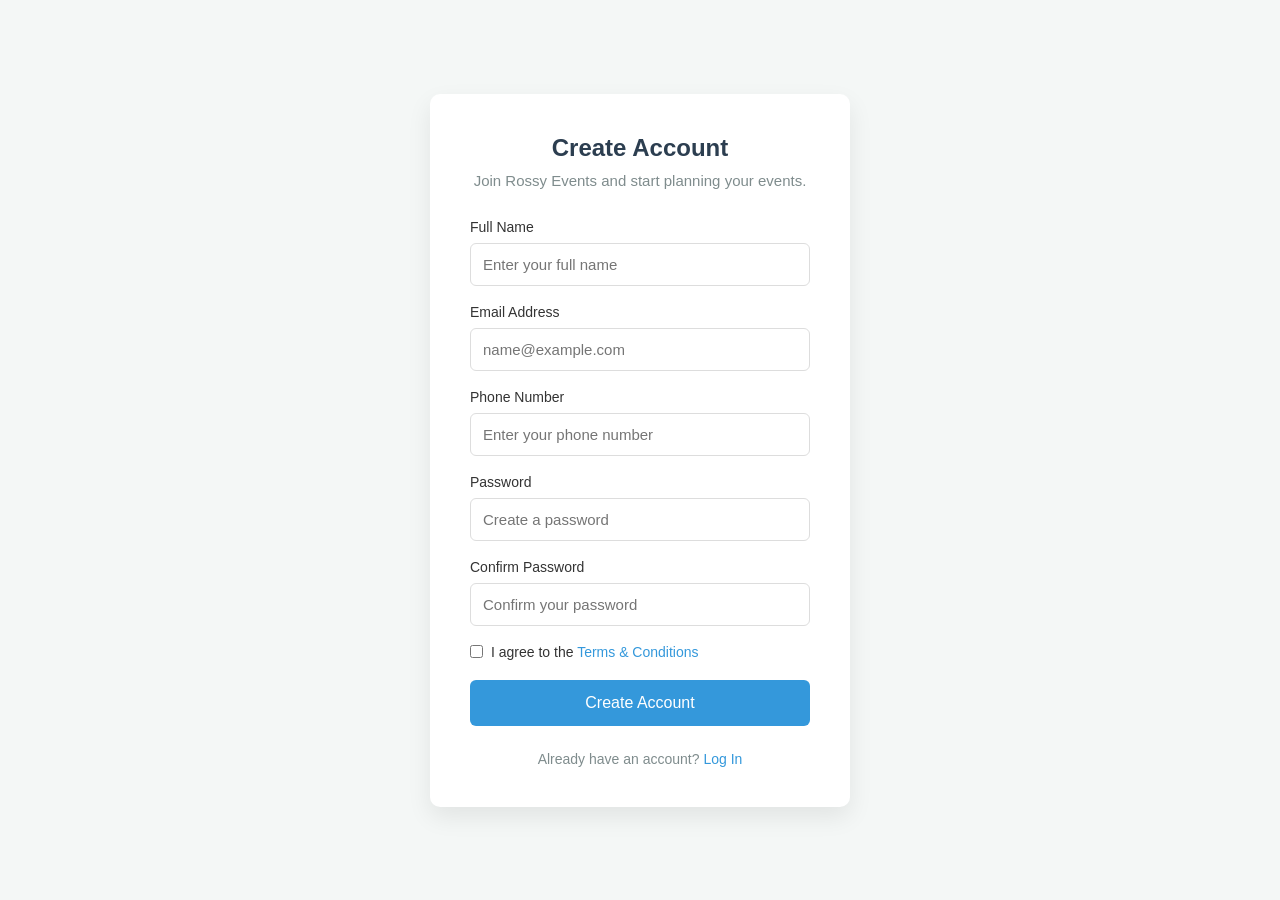
<file: register.html>
<!DOCTYPE html>
<html lang="en">
<head>
    <meta charset="UTF-8">
    <meta name="viewport" content="width=device-width, initial-scale=1.0">
    <title> Sign Up</title>

    <style>
        *{
            margin:0;
            padding:0;
            box-sizing:border-box;
            font-family:'Segoe UI', Roboto, Helvetica, Arial, sans-serif;
        }

        body{
            background:#f4f7f6;
            display:flex;
            justify-content:center;
            align-items:center;
            min-height:100vh;
            color:#333;
        }

        .signup-container{
            width:100%;
            max-width:420px;
            background:#fff;
            padding:40px;
            border-radius:10px;
            box-shadow:0 10px 25px rgba(0,0,0,0.08);
        }

        .signup-header{
            text-align:center;
            margin-bottom:30px;
        }

        .signup-header h2{
            color:#2c3e50;
            margin-bottom:10px;
        }

        .signup-header p{
            color:#7f8c8d;
            font-size:15px;
        }

        .input-group{
            margin-bottom:18px;
        }

        .input-group label{
            display:block;
            margin-bottom:8px;
            font-weight:500;
            font-size:14px;
        }

        .input-group input{
            width:100%;
            padding:12px;
            border:1px solid #ddd;
            border-radius:6px;
            font-size:15px;
            transition:.3s;
        }

        .input-group input:focus{
            outline:none;
            border-color:#3498db;
            box-shadow:0 0 5px rgba(52,152,219,.2);
        }

        .terms{
            display:flex;
            align-items:center;
            gap:8px;
            font-size:14px;
            margin-bottom:20px;
        }

        .terms a{
            color:#3498db;
            text-decoration:none;
        }

        .btn-signup{
            width:100%;
            padding:14px;
            background:#3498db;
            color:#fff;
            border:none;
            border-radius:6px;
            cursor:pointer;
            font-size:16px;
            transition:.3s;
        }

        .btn-signup:hover{
            background:#2980b9;
        }

        .signup-footer{
            text-align:center;
            margin-top:25px;
            color:#7f8c8d;
            font-size:14px;
        }

        .signup-footer a{
            color:#3498db;
            text-decoration:none;
            font-weight:500;
        }
    </style>

</head>
<body>

<div class="signup-container">

    <div class="signup-header">
        <h2>Create Account</h2>
        <p>Join Rossy Events and start planning your events.</p>
    </div>

   <form id="signupForm"></form>
        <div class="input-group">
            <label>Full Name</label>
            <input type="text" name="fullname" placeholder="Enter your full name" required>
        </div>

        <div class="input-group">
            <label>Email Address</label>
            <input type="email" name="email" placeholder="name@example.com" required>
        </div>

        <div class="input-group">
            <label>Phone Number</label>
            <input type="tel" name="phone" placeholder="Enter your phone number" required>
        </div>

        <div class="input-group">
            <label>Password</label>
            <input type="password" name="password" placeholder="Create a password" required>
        </div>

        <div class="input-group">
            <label>Confirm Password</label>
            <input type="password" name="confirmPassword" placeholder="Confirm your password" required>
        </div>

        <div class="terms">
            <input type="checkbox" required>
            <label>
                I agree to the
                <a href="#">Terms & Conditions</a>
            </label>
        </div>

        <button type="submit" class="btn-signup">
            Create Account
        </button>

    </form>

    <div class="signup-footer">
        Already have an account?
        <a href="index.html">Log In</a>
    </div>

</div>

<script>
document.getElementById("signupForm").addEventListener("submit", function(e) {
    e.preventDefault();

    alert("Account created successfully!");

    window.location.href = "index.html";
});
</script>

</body>
</html>
</file>
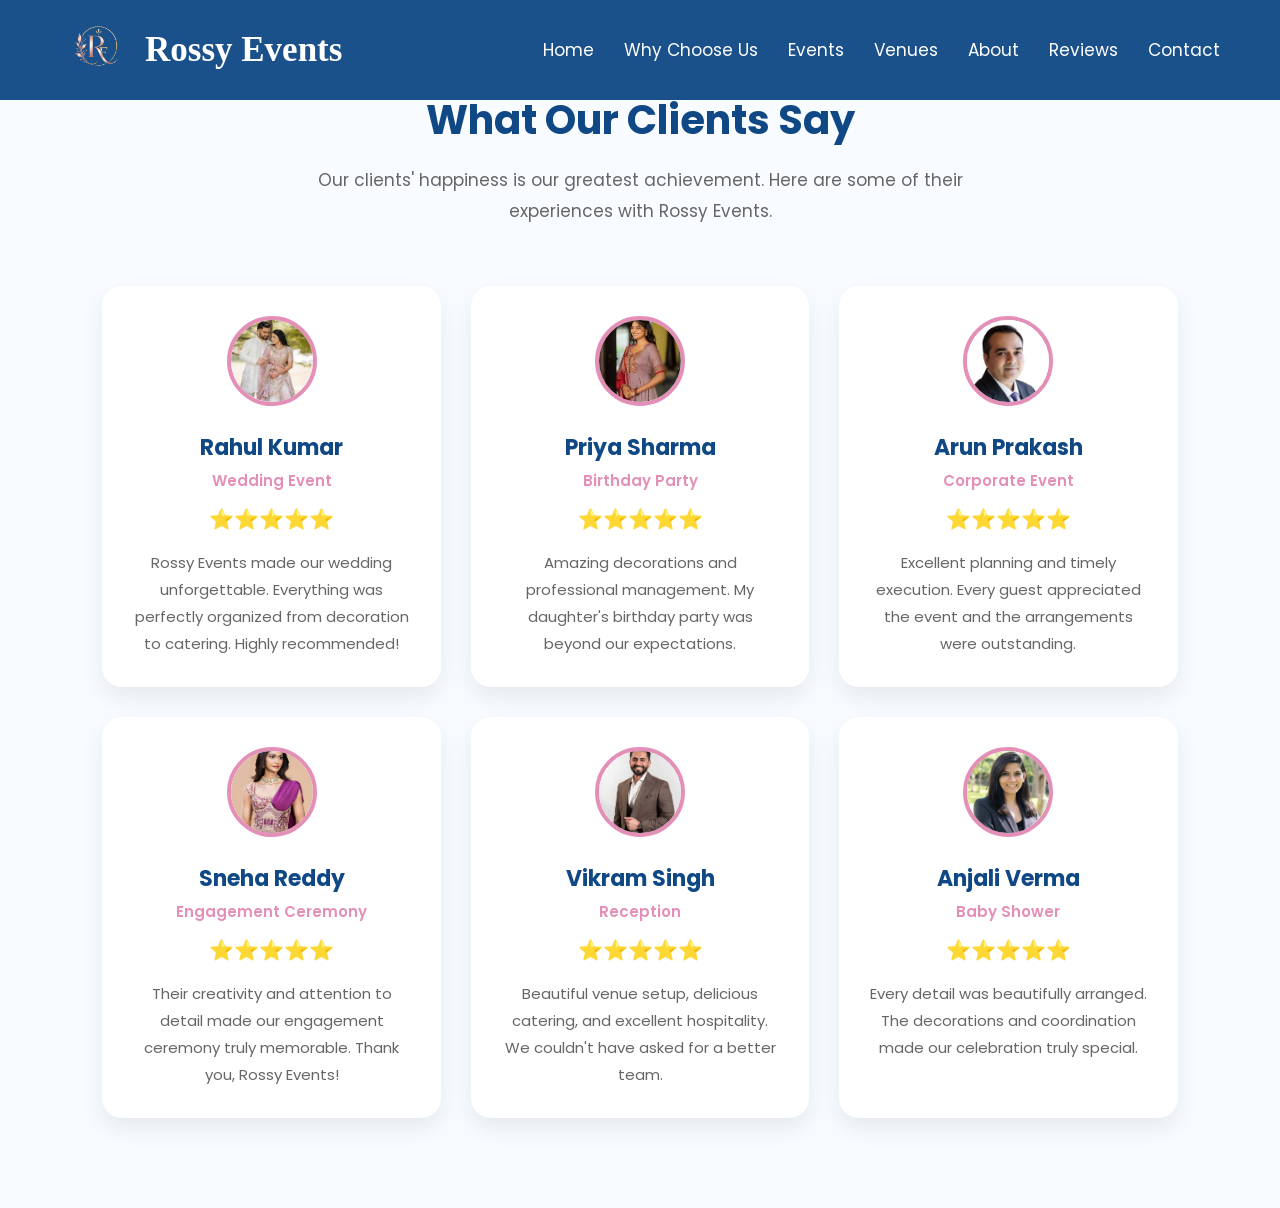
<file: reviews.html>
<!DOCTYPE html>
<html lang="en">
<head>
    <meta charset="UTF-8">
    <meta name="viewport" content="width=device-width, initial-scale=1.0">
    <title>Rossy Events</title>

    <link rel="stylesheet" href="home.css">
</head>
<body>

<header class="main-header">

    <div class="header-container">
        <img src="images/icon2.png" class="header-logo">
        <h1 class="header-name">Rossy Events</h1>
    </div>

    <div class="hamburger" id="hamburger">
        <span></span>
        <span></span>
        <span></span>
    </div>

    <nav class="navbar">
        <ul class="nav-links" id="navLinks">

            <li><a href="home.html">Home</a></li>

            <li><a href="whyus.html">Why Choose Us</a></li>

            <li><a href="event.html">Events</a></li>

            <li><a href="venue.html">Venues</a></li>

            <li><a href="about.html">About</a></li>

            <li><a href="reviews.html">Reviews</a></li>

            <li><a href="contact.html">Contact</a></li>

            <!-- <li>
                <button class="logout-btn">
                    <a href="/index.html">Logout</a>
                </button>
            </li>    -->
        </ul>
    </nav>

</header>

<!-- ===========================
     CUSTOMER REVIEWS SECTION
=========================== -->

<section class="reviews-section" id="reviews">

    <div class="section-title">
        <h2>What Our Clients Say</h2>
        <p>
            Our clients' happiness is our greatest achievement. Here are some of
            their experiences with Rossy Events.
        </p>
    </div>

    <div class="reviews-container">

        <!-- Review 1 -->
        <div class="review-card">

            <img src="images/client1.jpg" alt="Client 1">

            <h3>Rahul Kumar</h3>

            <span>Wedding Event</span>

            <div class="stars">
                ⭐⭐⭐⭐⭐
            </div>

            <p>
                Rossy Events made our wedding unforgettable. Everything was perfectly
                organized from decoration to catering. Highly recommended!
            </p>

        </div>

        <!-- Review 2 -->
        <div class="review-card">

            <img src="images/client3.jpg" alt="Client 2">

            <h3>Priya Sharma</h3>

            <span>Birthday Party</span>

            <div class="stars">
                ⭐⭐⭐⭐⭐
            </div>

            <p>
                Amazing decorations and professional management. My daughter's
                birthday party was beyond our expectations.
            </p>

        </div>

        <!-- Review 3 -->
        <div class="review-card">

            <img src="images/client2.jpg" alt="Client 3">

            <h3>Arun Prakash</h3>

            <span>Corporate Event</span>

            <div class="stars">
                ⭐⭐⭐⭐⭐
            </div>

            <p>
                Excellent planning and timely execution. Every guest appreciated the
                event and the arrangements were outstanding.
            </p>

        </div>

        <!-- Review 4 -->
        <div class="review-card">

            <img src="images/client4.jpg" alt="Client 4">

            <h3>Sneha Reddy</h3>

            <span>Engagement Ceremony</span>

            <div class="stars">
                ⭐⭐⭐⭐⭐
            </div>

            <p>
                Their creativity and attention to detail made our engagement
                ceremony truly memorable. Thank you, Rossy Events!
            </p>

        </div>

        <!-- Review 5 -->
        <div class="review-card">

            <img src="images/client5.jpg" alt="Client 5">

            <h3>Vikram Singh</h3>

            <span>Reception</span>

            <div class="stars">
                ⭐⭐⭐⭐⭐
            </div>

            <p>
                Beautiful venue setup, delicious catering, and excellent hospitality.
                We couldn't have asked for a better team.
            </p>

        </div>

        <!-- Review 6 -->
        <div class="review-card">

            <img src="images/client6.jpg" alt="Client 6">

            <h3>Anjali Verma</h3>

            <span>Baby Shower</span>

            <div class="stars">
                ⭐⭐⭐⭐⭐
            </div>

            <p>
                Every detail was beautifully arranged. The decorations and
                coordination made our celebration truly special.
            </p>

        </div>

    </div>

</section>

<script src="script.js"></script>
</body>
</file>
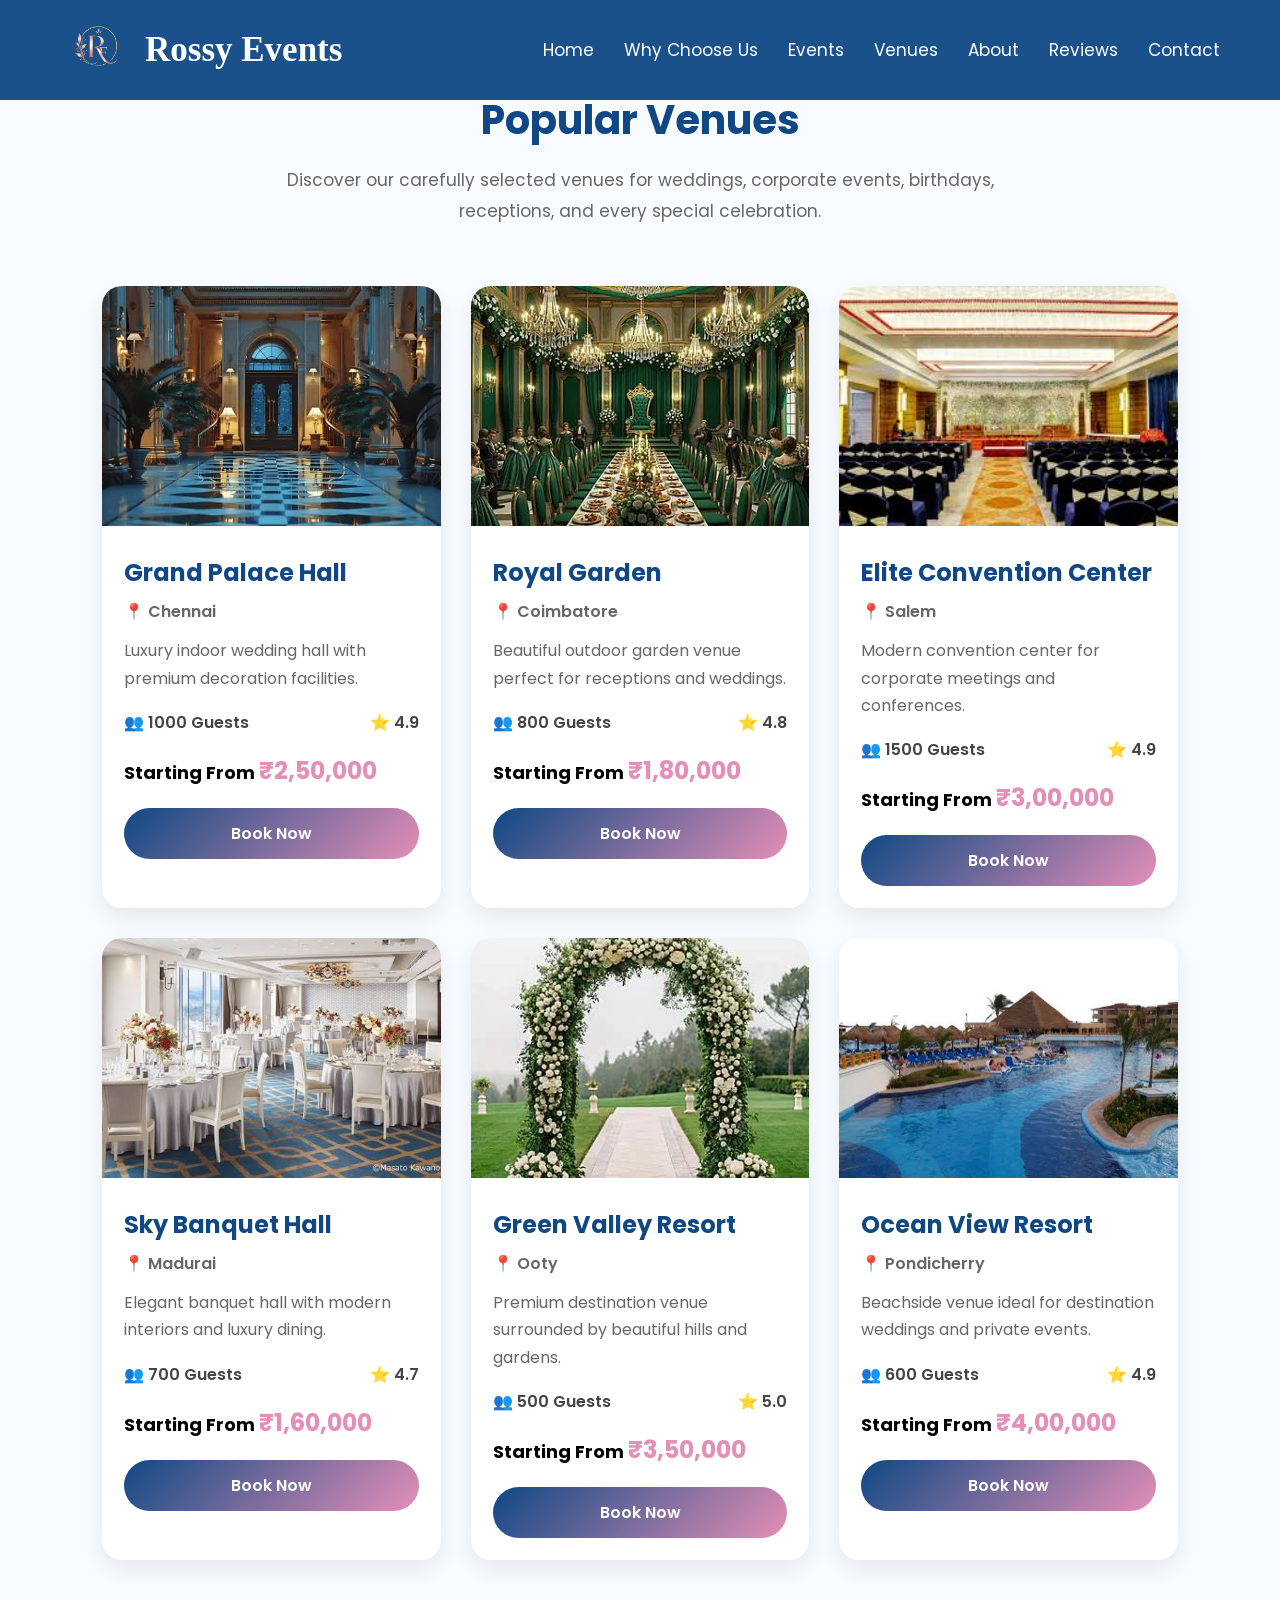
<file: venue.html>
<!DOCTYPE html>
<html lang="en">
<head>
    <meta charset="UTF-8">
    <meta name="viewport" content="width=device-width, initial-scale=1.0">
    <title>Rossy Events</title>

    <link rel="stylesheet" href="home.css">
</head>
<body>

<header class="main-header">

    <div class="header-container">
        <img src="images/icon2.png" class="header-logo">
        <h1 class="header-name">Rossy Events</h1>
    </div>

    <div class="hamburger" id="hamburger">
        <span></span>
        <span></span>
        <span></span>
    </div>

    <nav class="navbar">
        <ul class="nav-links" id="navLinks">

            <li><a href="home.html">Home</a></li>

            <li><a href="whyus.html">Why Choose Us</a></li>

            <li><a href="event.html">Events</a></li>

            <li><a href="venue.html">Venues</a></li>

            <li><a href="about.html">About</a></li>

            <li><a href="reviews.html">Reviews</a></li>

            <li><a href="contact.html">Contact</a></li>

            <!-- <li>
                <button class="logout-btn">
                    <a href="/index.html">Logout</a>
                </button>
            </li>    -->
        </ul>
    </nav>

</header>

<!-- ===========================
     POPULAR VENUES SECTION
=========================== -->
<section class="venues-section" id="venues">

    <div class="section-title">
        <h2>Popular Venues</h2>
        <p>
            Discover our carefully selected venues for weddings, corporate events,
            birthdays, receptions, and every special celebration.
        </p>
    </div>

    <div class="venues-container">

        <!-- Venue 1 -->
        <div class="venue-card">
            <img src="images/grant.jpg" alt="Grand Palace Hall">

            <div class="venue-content">
                <h3>Grand Palace Hall</h3>

                <p class="venue-location">📍 Chennai</p>

                <p>Luxury indoor wedding hall with premium decoration facilities.</p>

                <div class="venue-info">
                    <span>👥 1000 Guests</span>
                    <span>⭐ 4.9</span>
                </div>

                <h4>Starting From <span>₹2,50,000</span></h4>

                <a href="booking.html" class="venue-btn">Book Now</a>
            </div>
        </div>

        <!-- Venue 2 -->
        <div class="venue-card">
            <img src="images/royal.jpg" alt="Royal Garden">

            <div class="venue-content">
                <h3>Royal Garden</h3>

                <p class="venue-location">📍 Coimbatore</p>

                <p>Beautiful outdoor garden venue perfect for receptions and weddings.</p>

                <div class="venue-info">
                    <span>👥 800 Guests</span>
                    <span>⭐ 4.8</span>
                </div>

                <h4>Starting From <span>₹1,80,000</span></h4>

                <a href="booking.html" class="venue-btn">Book Now</a>
            </div>
        </div>

        <!-- Venue 3 -->
        <div class="venue-card">
            <img src="images/elite.jpg" alt="Elite Convention Center">

            <div class="venue-content">
                <h3>Elite Convention Center</h3>

                <p class="venue-location">📍 Salem</p>

                <p>Modern convention center for corporate meetings and conferences.</p>

                <div class="venue-info">
                    <span>👥 1500 Guests</span>
                    <span>⭐ 4.9</span>
                </div>

                <h4>Starting From <span>₹3,00,000</span></h4>

                <a href="booking.html" class="venue-btn">Book Now</a>
            </div>
        </div>

        <!-- Venue 4 -->
        <div class="venue-card">
            <img src="images/sky.jpg" alt="Sky Banquet Hall">

            <div class="venue-content">
                <h3>Sky Banquet Hall</h3>

                <p class="venue-location">📍 Madurai</p>

                <p>Elegant banquet hall with modern interiors and luxury dining.</p>

                <div class="venue-info">
                    <span>👥 700 Guests</span>
                    <span>⭐ 4.7</span>
                </div>

                <h4>Starting From <span>₹1,60,000</span></h4>

                <a href="booking.html" class="venue-btn">Book Now</a>
            </div>
        </div>

        <!-- Venue 5 -->
        <div class="venue-card">
            <img src="images/green.jpg" alt="Green Valley Resort">

            <div class="venue-content">
                <h3>Green Valley Resort</h3>

                <p class="venue-location">📍 Ooty</p>

                <p>Premium destination venue surrounded by beautiful hills and gardens.</p>

                <div class="venue-info">
                    <span>👥 500 Guests</span>
                    <span>⭐ 5.0</span>
                </div>

                <h4>Starting From <span>₹3,50,000</span></h4>

                <a href="booking.html" class="venue-btn">Book Now</a>
            </div>
        </div>

        <!-- Venue 6 -->
        <div class="venue-card">
            <img src="images/ocean.jpg" alt="Ocean View Resort">

            <div class="venue-content">
                <h3>Ocean View Resort</h3>

                <p class="venue-location">📍 Pondicherry</p>

                <p>Beachside venue ideal for destination weddings and private events.</p>

                <div class="venue-info">
                    <span>👥 600 Guests</span>
                    <span>⭐ 4.9</span>
                </div>

                <h4>Starting From <span>₹4,00,000</span></h4>

                <a href="booking.html" class="venue-btn">Book Now</a>
            </div>
        </div>

    </div>

</section>

<script src="script.js"></script>
</body>
</file>
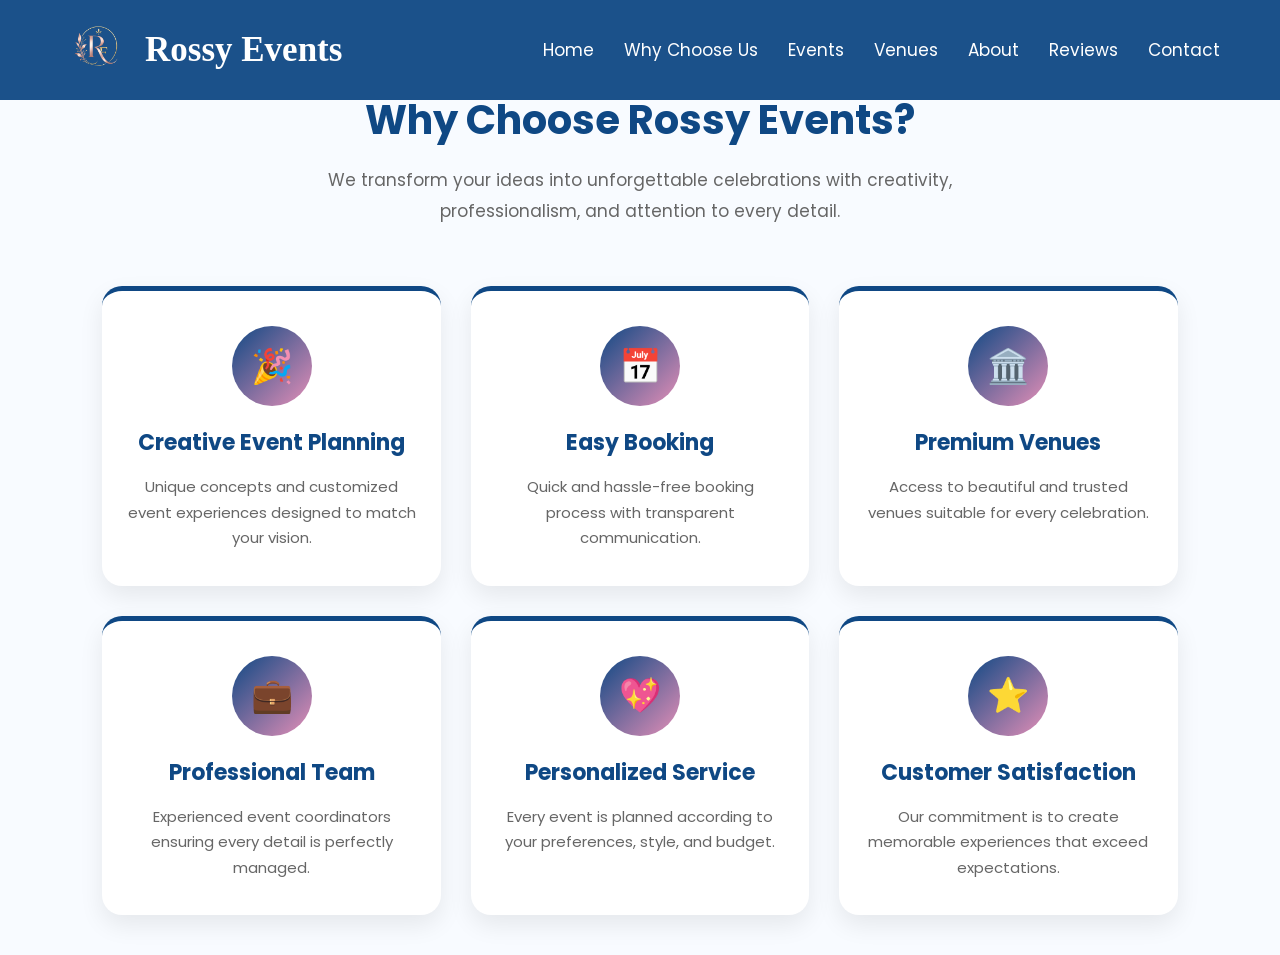
<file: whyus.html>
<!DOCTYPE html>
<html lang="en">
<head>
    <meta charset="UTF-8">
    <meta name="viewport" content="width=device-width, initial-scale=1.0">
    <title>Rossy Events</title>
     <link rel="stylesheet" href="home.css">
</head>
<body>
    <header class="main-header">

    <div class="header-container">
        <img src="images/icon2.png" class="header-logo">
        <h1 class="header-name">Rossy Events</h1>
    </div>

    <div class="hamburger" id="hamburger">
        <span></span>
        <span></span>
        <span></span>
    </div>

    <nav class="navbar">
        <ul class="nav-links" id="navLinks">

            <li><a href="home.html">Home</a></li>

            <li><a href="whyus.html">Why Choose Us</a></li>

            <li><a href="event.html">Events</a></li>

            <li><a href="venue.html">Venues</a></li>

            <li><a href="about.html">About</a></li>

            <li><a href="reviews.html">Reviews</a></li>

            <li><a href="contact.html">Contact</a></li>

            <!-- <li>
                <button class="logout-btn">
                    <a href="/index.html">Logout</a>
                </button>
            </li>    -->
        </ul>
    </nav>

</header>

<!-- ===========================
     WHY CHOOSE US SECTION
=========================== -->
<section class="why-choose-us" id="why-us">

    <div class="section-title">
        <h2>Why Choose Rossy Events?</h2>
        <p>
            We transform your ideas into unforgettable celebrations with creativity,
            professionalism, and attention to every detail.
        </p>
    </div>

    <div class="choose-container">

        <div class="choose-card">
            <div class="choose-icon">🎉</div>
            <h3>Creative Event Planning</h3>
            <p>Unique concepts and customized event experiences designed to match your vision.</p>
        </div>

        <div class="choose-card">
            <div class="choose-icon">📅</div>
            <h3>Easy Booking</h3>
            <p>Quick and hassle-free booking process with transparent communication.</p>
        </div>

        <div class="choose-card">
            <div class="choose-icon">🏛️</div>
            <h3>Premium Venues</h3>
            <p>Access to beautiful and trusted venues suitable for every celebration.</p>
        </div>

        <div class="choose-card">
            <div class="choose-icon">💼</div>
            <h3>Professional Team</h3>
            <p>Experienced event coordinators ensuring every detail is perfectly managed.</p>
        </div>

        <div class="choose-card">
            <div class="choose-icon">💖</div>
            <h3>Personalized Service</h3>
            <p>Every event is planned according to your preferences, style, and budget.</p>
        </div>

        <div class="choose-card">
            <div class="choose-icon">⭐</div>
            <h3>Customer Satisfaction</h3>
            <p>Our commitment is to create memorable experiences that exceed expectations.</p>
        </div>

    </div>

</section>
<script src="script.js"></script>
</body>
</html>
</file>
<file: design.css>
@import url('https://fonts.googleapis.com/css2?family=Miniver&family=Poppins:ital,wght@0,400;0,500;0,600;0,700;1,400&display=swap');

body {
   margin: 0;
   padding-top: 100px;
   font-family: 'poppins', sans-serif;
}

/* header logo */
.main-header {
   position: fixed;
   top: 0;
   left: 0;
   width: 100%;
   box-sizing: border-box;
   padding: 1px 40px;
   z-index: 9999;
   background-color: #0f4884;

   display: flex;
   justify-content: center;
   align-items: center;
   box-shadow: 0 2px 5px rgba(0,0,0,0.1);
}

.header-container {
   display: flex;
   align-items: center;
   gap: 12px;
}

.header-logo {
   height: 120px;
   width: auto;
   object-fit: contain;

}

.header-name {
   font-size: 40px;
   font-weight: 600;
   font-family: "Brush Script MT", cursive;
   margin: 0;
   
   background: linear-gradient(to right, #E6DFDF 5%, #e48fb7 75%);
   -webkit-background-clip: text;
   -webkit-text-fill-color: transparent;
}

/* navbar section */
.navbar {
   display: flex;
   align-items: center;
   padding: 15px 40px;
}
.nav-links {
   display: flex;
   gap: 25px;
   list-style: none;
   margin-left: auto;
}

.nav-links li {
   margin-left: 20px;
}

.nav-links a{
   text-decoration: none;
   color: #ffffff;
   font-weight: 500;
   font-size: 16px;
   transition: color 0.2s ease-in-out;
}

/* .nav-links a:hover {
    color: #922a2a;
} */

.login-btn {
   cursor: pointer;
   background-color: #0f4884;
   padding: 3px 10px;
   font-size: 15px;
   font-weight: 600;
   border-radius: 4px;
   transition: all 0.2s ease;
}

.login-btn:hover{
   background-color: #e48fb7;
}

.login-btn:active{
   transform: translateY(0);
}

/* page section */
.hero-section {
   display: flex;
   min-height: 100vh;
   justify-content: center;
   align-items: center;
   padding: 30px;
   background: #f8f8f8;
   padding-top: 70px;
}

.frame {
   width: 700px;
   height: 700px;
   background: url(images/frame1.png) center/contain no-repeat;
   display: flex;
   justify-content: center;
   align-items: center;
}

.frame-content {
   width: 65%;
   text-align: center;
}

.frame-content h2{
   margin-bottom: 30px;
   font-size: 32px;
   line-height: 1.5;
   font-style: italic;
}

.frame-content h4{
   font-size: 20px;
   line-height: 1.8;
   font-weight: 500;
}


.main-header.sticky{
    position: fixed;
    top: 0;
    width: 100%;
    background: rgb(35, 46, 131);
    box-shadow: 0 3px 10px rgba(0,0,0,0.2);
    z-index: 1000;
}


/* ==========================
   Hamburger Menu
========================== */

.hamburger{
    display:none;
    flex-direction:column;
    cursor:pointer;
    gap:6px;
}

.hamburger span{
   cursor:pointer;
    width:28px;
    height:3px;
    background:#fff;
    border-radius:5px;
    transition:0.3s;
}

/* ==========================
   Responsive Design
========================== */

@media (max-width:768px){

    .main-header{
        padding:15px 20px;
    }

    .header-logo{
        height:70px;
    }

    .header-name{
        font-size:30px;
    }

    .navbar{
        padding:0;
    }

    .hamburger{
        display:flex;
    }

    .nav-links{

        position:absolute;
        top:100%;
        right:0;

        width:220px;

        background:#3772b1;

        flex-direction:column;

        align-items:center;

        gap:20px;

        padding:20px;

        display:none;

        box-shadow:0 5px 10px rgba(0,0,0,.2);

    }

    .nav-links.active{
        display:flex;
    }

    .nav-links li{
        margin:0;
    }

    .hero-section {
        padding:40px 15px;
    }

    .frame {
        width: 95vw;
        height: 95vw;
        max-width: 400px;
        max-height: 400px;

       position: relative;
       background: url(/images/frame1.png) center/contain no-repeat;
    }

    .frame-content {
        width: 58%;
        position: absolute;
        top: 54%;
        left: 50%;
        transform: translate(-50%, -50%);
        text-align: center;
    }

    .frame-content h2{
        font-size: 16px;
        line-height: 1.5;
        margin-bottom: 18px;
    }

    .frame-content h4{
        font-size: 10px;
        line-height: 1.8;
        font-weight: 500;
    }
}

/* ===========================
   Tablet (992px and below)
=========================== */
@media (max-width: 992px) {

    body {
        padding: 100px 20px 30px;
        height: auto;
        min-height: 100vh;
        display: flex;
        flex-direction: column;
        justify-content: flex-start;
        align-items: center;
    }

    .hero-section {
        width: 100%;
        margin-bottom: 30px;
        display: flex;
        justify-content: center;
    }

    .frame {
        width: 100%;
        max-width: 700px;
        padding-bottom: 20px;
    }

    .login-container {
        width: 100%;
        max-width: 500px;
    }
}

/* ===========================
   Mobile (768px and below)
=========================== */
@media (max-width: 768px) {

    body {
        padding: 90px 15px 20px;
    }

    .hero-section {
        width: 100%;
        margin-bottom: 25px;
    }

    .frame {
        width: 100%;
        padding-bottom: 20px;
        margin-bottom: 0%;
    }

    .frame-content h2 {
        font-size: 28px;
        text-align: center;
    }

    .frame-content h4 {
        font-size: 15px;
        text-align: center;
        line-height: 1.6;
    }

    .login-container {
        width: 100%;
        max-width: 100%;
        padding: 30px 20px;
    }

    .login-header h2 {
        font-size: 28px;
    }

    .login-header p {
        font-size: 14px;
    }

    .input-group input {
        padding: 12px;
        font-size: 15px;
    }

    .form-actions {
        flex-direction: column;
        align-items: flex-start;
        gap: 10px;
    }

    .btn-login {
        padding: 13px;
        font-size: 16px;
    }
}

/* ===========================
   Small Mobile (480px and below)
=========================== */
@media (max-width: 480px) {

    body {
        padding: 80px 10px 20px;
    }

    .login-container {
        padding: 25px 15px;
        border-radius: 8px;
    }

    .login-header h2 {
        font-size: 24px;
    }

    .login-header p {
        font-size: 13px;
    }

    .frame-content h2 {
        font-size: 18px;
    }

    .frame-content h4 {
        font-size: 14px;
    }

    .btn-login {
        font-size: 15px;
        padding: 12px;
    }
}
</file>
<file: home.css>
@import url('https://fonts.googleapis.com/css2?family=Poppins:wght@300;400;500;600;700&display=swap');

*{
    margin:0;
    padding:0;
    box-sizing:border-box;
    font-family:'Poppins',sans-serif;
}

body{
    background:#f8f8f8;
}

/* ===========================
   HEADER
=========================== */

.main-header{
    position:fixed;
    top:0;
    left:0;
    width:100%;
    display:flex;
    justify-content:space-between;
    align-items:center;
    padding:15px 60px;
    background:rgba(15,72,132,.95);
    backdrop-filter:blur(10px);
    z-index:1000;
}

.header-container{
    display:flex;
    align-items:center;
    gap:15px;
}

.header-logo{
    width:70px;
}

.header-name{
    color:#fff;
    font-size:35px;
    font-family:"Brush Script MT",cursive;
}

/* ===========================
   NAVBAR
=========================== */

.nav-links{
    display:flex;
    list-style:none;
    gap:30px;
}

.nav-links a{
    display: inline-block;
    color:#fff;
    text-decoration:none;
    font-size:17px;
    transition: transform 0.3s ease, color 0.3s ease;
}

.nav-links a:hover{
    transform: scale(1.3);
}

.logout-btn{
    border:none;
    background:#e48fb7;
    padding:3px 22px;
    border-radius:5px;
    cursor:pointer;
}

.logout-btn a{
    color:white;
    text-decoration:none;
}

.logout-btn:hover{
    background:#cf6d9d;
}

/* ===========================
   HERO SECTION
=========================== */

.hero{
    height:100vh;

    background-image:
    linear-gradient(rgba(0,0,0,.55),rgba(0,0,0,.55)),
    url("images/home.png");

    background-size:cover;
    background-position:center;

    display:flex;
    justify-content:center;
    align-items:center;
    text-align:center;

    padding:20px;
}

.overlay{
    max-width:850px;
}

.overlay h1{
    color:white;
    font-size:60px;
    margin-bottom:25px;
}

.overlay p{
    color:#f2f2f2;
    font-size:20px;
    line-height:1.8;
    margin-bottom:40px;
}

.hero-buttons{
    display:flex;
    justify-content:center;
    gap:20px;
}

.btn-primary,
.btn-secondary{

    padding:15px 35px;

    text-decoration:none;

    border-radius:6px;

    font-size:18px;

    transition:.3s;
}

.btn-primary{
    background:#e48fb7;
    color:white;
}

.btn-primary:hover{
    background:#cf6d9d;
}

.btn-secondary{
    border:2px solid white;
    color:white;
}

.btn-secondary:hover{
    background:white;
    color:#0f4884;
}

/* ===========================
   HAMBURGER
=========================== */

.hamburger{
    display:none;
    flex-direction:column;
    cursor:pointer;
}

.hamburger span{
    width:30px;
    height:3px;
    background:white;
    margin:4px 0;
    transition:.3s;
}

/* ===========================
   WHY CHOOSE US
=========================== */

.why-section{
    min-height:100vh;
    padding:100px 8%;
    background:#f8fbff;
}

.section-header{
    text-align:center;
    margin-bottom:60px;
}

.section-header h2{
    font-size:42px;
    color:#0f4884;
    margin-bottom:20px;
}

.section-header p{
    max-width:800px;
    margin:auto;
    color:#555;
    line-height:1.8;
    font-size:17px;
}

.why-container{

    display:grid;

    grid-template-columns:repeat(3,1fr);

    gap:30px;
}

.why-card{

    background:#fff;

    padding:35px 25px;

    border-radius:20px;

    text-align:center;

    box-shadow:0 10px 25px rgba(0,0,0,.08);

    transition:0.4s;
}

.why-card:hover{

    transform:translateY(-12px);

    box-shadow:0 18px 35px rgba(0,0,0,.15);
}

.why-icon{

    width:80px;

    height:80px;

    margin:auto;

    margin-bottom:25px;

    border-radius:50%;

    background:#0f4884;

    display:flex;

    justify-content:center;

    align-items:center;

    font-size:38px;

    color:white;
}

.why-card h3{

    color:#0f4884;

    margin-bottom:15px;

    font-size:23px;
}

.why-card p{

    color:#666;

    line-height:1.8;

    font-size:15px;
}

/* Responsive */

@media(max-width:992px){

.why-container{

    grid-template-columns:repeat(2,1fr);
}

}

@media(max-width:768px){

.why-section{

    padding:80px 5%;
}

.section-header h2{

    font-size:34px;
}

.why-container{

    grid-template-columns:1fr;
}

.why-card{

    padding:30px 20px;
}

}

/* ===========================
   OUR EVENTS
=========================== */

.events-section{
    min-height:100vh;
    padding:100px 8%;
    background:#ffffff;
}

.event-container{
    display:grid;
    grid-template-columns:repeat(3,1fr);
    gap:35px;
    margin-top:50px;
}

.event-card{
    background:#fff;
    border-radius:20px;
    overflow:hidden;
    box-shadow:0 10px 25px rgba(0,0,0,.08);
    transition:0.4s;
}

.event-card:hover{
    transform:translateY(-10px);
    box-shadow:0 18px 35px rgba(0,0,0,.15);
}

.event-card img{
    width:100%;
    height:240px;
    object-fit:cover;
}

.event-content{
    padding:25px;
}

.event-content h3{
    color:#0f4884;
    font-size:26px;
    margin-bottom:15px;
}

.event-content p{
    color:#666;
    line-height:1.8;
    margin-bottom:25px;
}

.event-footer{
    display:flex;
    justify-content:space-between;
    align-items:center;
    gap:15px;
}

.price{
    color:#e48fb7;
    font-size:16px;
    font-weight:600;
}

.event-footer button{
    padding:12px 22px;
    background:#0f4884;
    color:#fff;
    border:none;
    border-radius:30px;
    cursor:pointer;
    transition:.3s;
    font-size:15px;
}

.event-footer button:hover{
    background:#e48fb7;
}

/* Responsive */

@media(max-width:992px){

.event-container{
    grid-template-columns:repeat(2,1fr);
}

}

@media(max-width:768px){

.events-section{
    padding:80px 5%;
}

.event-container{
    grid-template-columns:1fr;
}

.event-footer{
    flex-direction:column;
    align-items:flex-start;
}

.event-footer button{
    width:100%;
}
}

/* ===========================
   POPULAR VENUES
=========================== */

.venue-section{
    min-height:100vh;
    padding:100px 8%;
    background:#f8fbff;
}

.venue-container{

    display:grid;

    grid-template-columns:repeat(3,1fr);

    gap:35px;

    margin-top:50px;
}

.venue-card{

    background:#fff;

    border-radius:20px;

    overflow:hidden;

    box-shadow:0 10px 25px rgba(0,0,0,.08);

    transition:.4s;
}

.venue-card:hover{

    transform:translateY(-10px);

    box-shadow:0 18px 35px rgba(0,0,0,.15);
}

.venue-card img{

    width:100%;

    height:240px;

    object-fit:cover;
}

.venue-content{

    padding:25px;
}

.venue-content h3{

    color:#0f4884;

    margin-bottom:10px;

    font-size:24px;
}

.location{

    color:#666;

    margin-bottom:20px;

    font-size:15px;
}

.venue-details{

    display:flex;

    flex-wrap:wrap;

    gap:10px;

    margin-bottom:25px;
}

.venue-details span{

    background:#eef5ff;

    color:#0f4884;

    padding:8px 12px;

    border-radius:20px;

    font-size:14px;

    font-weight:500;
}

.venue-content button{

    width:100%;

    padding:14px;

    border:none;

    border-radius:30px;

    background:#0f4884;

    color:#fff;

    font-size:16px;

    cursor:pointer;

    transition:.3s;
}

.venue-content button:hover{

    background:#e48fb7;
}

/* ===========================
   RESPONSIVE
=========================== */

@media(max-width:992px){

.venue-container{

    grid-template-columns:repeat(2,1fr);
}

}

@media(max-width:768px){

.venue-section{

    padding:80px 5%;
}

.venue-container{

    grid-template-columns:1fr;
}

}

/* ===========================
   ABOUT US
=========================== */

.about-section{
    min-height:100vh;
    padding:100px 8%;
    background:#ffffff;
}

.about-container{
    display:flex;
    align-items:center;
    justify-content:space-between;
    gap:60px;
    margin-top:60px;
}

.about-image{
    flex:1;
}

.about-image img{
    width:100%;
    border-radius:20px;
    box-shadow:0 15px 35px rgba(0,0,0,.15);
}

.about-content{
    flex:1;
}

.about-content h3{
    font-size:34px;
    color:#0f4884;
    margin-bottom:20px;
}

.about-content p{
    color:#555;
    line-height:1.9;
    margin-bottom:20px;
    text-align:justify;
}

.about-buttons{
    margin-top:35px;
    display:flex;
    gap:20px;
}

.about-btn,
.about-btn-outline{
    padding:14px 30px;
    border-radius:30px;
    text-decoration:none;
    font-weight:600;
    transition:.3s;
}

.about-btn{
    background:#0f4884;
    color:white;
}

.about-btn:hover{
    background:#e48fb7;
}

.about-btn-outline{
    border:2px solid #0f4884;
    color:#0f4884;
}

.about-btn-outline:hover{
    background:#0f4884;
    color:white;
}

/* Statistics */

.stats-container{
    display:grid;
    grid-template-columns:repeat(4,1fr);
    gap:30px;
    margin-top:80px;
}

.stat-card{
    background:#f8fbff;
    padding:35px;
    text-align:center;
    border-radius:18px;
    box-shadow:0 8px 20px rgba(0,0,0,.08);
    transition:.3s;
}

.stat-card:hover{
    transform:translateY(-8px);
}

.stat-card h3{
    font-size:38px;
    color:#e48fb7;
    margin-bottom:10px;
}

.stat-card p{
    color:#555;
    font-size:16px;
}

/* Mission & Vision */

.mission-container{
    display:grid;
    grid-template-columns:repeat(2,1fr);
    gap:30px;
    margin-top:70px;
}

.mission-card{
    background:#0f4884;
    color:white;
    padding:35px;
    border-radius:20px;
    box-shadow:0 10px 25px rgba(0,0,0,.15);
}

.mission-card h3{
    margin-bottom:15px;
    font-size:28px;
}

.mission-card p{
    line-height:1.8;
}

/* Responsive */

@media(max-width:992px){

.about-container{
    flex-direction:column;
}

.stats-container{
    grid-template-columns:repeat(2,1fr);
}

.mission-container{
    grid-template-columns:1fr;
}

}

@media(max-width:768px){

.about-section{
    padding:80px 5%;
}

.about-content h3{
    font-size:28px;
}

.about-buttons{
    flex-direction:column;
}

.about-btn,
.about-btn-outline{
    text-align:center;
}

.stats-container{
    grid-template-columns:1fr;
}

}

/* ===========================
   CUSTOMER REVIEWS
=========================== */

.review-section{
    min-height:100vh;
    padding:100px 8%;
    background:#f8fbff;
}

.review-container{

    display:grid;

    grid-template-columns:repeat(3,1fr);

    gap:35px;

    margin-top:60px;
}

.review-card{

    background:#fff;

    border-radius:20px;

    padding:35px 30px;

    text-align:center;

    box-shadow:0 10px 25px rgba(0,0,0,.08);

    transition:.4s;
}

.review-card:hover{

    transform:translateY(-10px);

    box-shadow:0 18px 35px rgba(0,0,0,.15);
}

.review-card img{

    width:100px;

    height:100px;

    border-radius:50%;

    object-fit:cover;

    border:4px solid #0f4884;

    margin-bottom:20px;
}

.stars{

    color:#FFD700;

    font-size:24px;

    margin-bottom:20px;
}

.review-text{

    color:#555;

    line-height:1.8;

    font-style:italic;

    margin-bottom:25px;
}

.review-card h3{

    color:#0f4884;

    margin-bottom:8px;

    font-size:22px;
}

.review-card span{

    color:#e48fb7;

    font-weight:600;

    font-size:15px;
}

/* Responsive */

@media(max-width:992px){

.review-container{

    grid-template-columns:repeat(2,1fr);
}

}

@media(max-width:768px){

.review-section{

    padding:80px 5%;
}

.review-container{

    grid-template-columns:1fr;
}

.review-card{

    padding:30px 20px;
}

}

/* ===========================
   CONTACT SECTION
=========================== */

.contact-section{
    min-height:100vh;
    padding:100px 8%;
    background:#ffffff;
}

.contact-container{
    display:grid;
    grid-template-columns:1fr 1.3fr;
    gap:50px;
    margin-top:60px;
}

/* ===========================
   CONTACT SECTION
=========================== */

.contact-section{
    min-height:100vh;
    padding:100px 8%;
    background:#ffffff;
}

.contact-container{
    display:grid;
    grid-template-columns:1fr 1.3fr;
    gap:50px;
    margin-top:60px;
}

/* Contact Info */

.contact-info{
    background:#0f4884;
    color:white;
    padding:40px;
    border-radius:20px;
}

.contact-info h3{
    font-size:30px;
    margin-bottom:35px;
}

.info-box{
    display:flex;
    align-items:flex-start;
    gap:18px;
    margin-bottom:30px;
}

.info-box span{
    font-size:30px;
}

.info-box h4{
    margin-bottom:8px;
}

.info-box p{
    line-height:1.7;
}

/* Contact Form */

.contact-form{
    background:#f8fbff;
    padding:40px;
    border-radius:20px;
    box-shadow:0 10px 25px rgba(0,0,0,.08);
}

.input-group{
    margin-bottom:22px;
}

.input-group input,
.input-group select,
.input-group textarea{

    width:100%;

    padding:15px;

    border:1px solid #ddd;

    border-radius:10px;

    font-size:16px;

    outline:none;

    transition:.3s;
}

.input-group input:focus,
.input-group select:focus,
.input-group textarea:focus{

    border-color:#0f4884;

    box-shadow:0 0 8px rgba(15,72,132,.2);
}

.input-group textarea{
    resize:none;
}

.contact-btn{

    width:100%;

    padding:16px;

    border:none;

    border-radius:30px;

    background:#0f4884;

    color:white;

    font-size:18px;

    cursor:pointer;

    transition:.3s;
}

.contact-btn:hover{

    background:#e48fb7;
}

/* ===========================
   RESPONSIVE
=========================== */

@media(max-width:992px){

.contact-container{

    grid-template-columns:1fr;
}

}

@media(max-width:768px){

.contact-section{

    padding:80px 5%;
}

.contact-info,
.contact-form{

    padding:30px;
}

.contact-info h3{

    font-size:26px;
}

}

/* ===========================
   FOOTER
=========================== */

.footer{

    background:#0f4884;

    color:white;

    padding:70px 8% 20px;
}

.footer-container{

    display:grid;

    grid-template-columns:repeat(4,1fr);

    gap:40px;
}

.footer-box h2{

    color:#ffffff;

    margin-bottom:20px;

    font-size:32px;
}

.footer-box h3{

    color:#e48fb7;

    margin-bottom:20px;

    font-size:24px;
}

.footer-box p{

    line-height:1.8;

    color:#ddd;

    margin-bottom:12px;
}

.footer-box ul{

    list-style:none;
}

.footer-box ul li{

    margin-bottom:12px;
}

.footer-box ul li a{

    color:#ddd;

    text-decoration:none;

    transition:.3s;
}

.footer-box ul li a:hover{

    color:#e48fb7;

    padding-left:8px;
}

.social-icons{

    margin-top:20px;

    display:flex;

    gap:15px;
}

.social-icons a{

    width:45px;

    height:45px;

    background:white;

    color:#0f4884;

    border-radius:50%;

    display:flex;

    justify-content:center;

    align-items:center;

    text-decoration:none;

    font-size:20px;

    transition:.3s;
}

.social-icons a:hover{

    background:#e48fb7;

    color:white;

    transform:translateY(-5px);
}

.footer hr{

    margin:40px 0 20px;

    border:.5px solid rgba(255,255,255,.2);
}

.footer-bottom{

    text-align:center;
}

.footer-bottom p{

    color:#ddd;

    font-size:15px;
}

/* ===========================
   RESPONSIVE
=========================== */

@media(max-width:992px){

.footer-container{

    grid-template-columns:repeat(2,1fr);
}

}

@media(max-width:768px){

.footer{

    padding:60px 5% 20px;
}

.footer-container{

    grid-template-columns:1fr;

    text-align:center;
}

.social-icons{

    justify-content:center;
}

}

/* ===========================
   RESPONSIVE
=========================== */

@media(max-width:768px){

.main-header{
    padding:15px 20px;
}

.header-logo{
    width:55px;
}

.header-name{
    font-size:28px;
}

.hamburger{
    display:flex;
}

.nav-links{

    position:absolute;

    top:100%;

    right:0;

    width:230px;

    background:#0f4884;

    flex-direction:column;

    align-items:center;

    display:none;

    padding:25px 0;
}

.nav-links.active{
    display:flex;
}

.overlay h1{
    font-size:38px;
}

.overlay p{
    font-size:16px;
}

.hero-buttons{
    flex-direction:column;
}

.btn-primary,
.btn-secondary{
    width:220px;
    margin:auto;
}

}

@media (max-width: 992px){
    .event-container {
        grid-template-columns: repeat(2, 1fr);
    }
}

@media (max-width: 600px) {
    .event-container {
        grid-template-columns: 1fr;
    }
}

html {
    scroll-behavior: smooth;
}

/* whyus.html */

/* ===========================
   WHY CHOOSE US
=========================== */

.why-choose-us{
    width:100%;
    padding:90px 8%;
    background:#f8fbff;
    padding-bottom: 40px;
}

.section-title{
    text-align:center;
    margin-bottom:60px;
}

.section-title h2{
    font-size:40px;
    color:#0f4884;
    margin-bottom:15px;
    font-weight:700;
}

.section-title p{
    max-width:700px;
    margin:auto;
    color:#666;
    font-size:17px;
    line-height:1.8;
}

.choose-container{
    display:grid;
    grid-template-columns:repeat(3,1fr);
    gap:30px;
}

.choose-card{
    background:#fff;
    border-radius:20px;
    padding:35px 25px;
    text-align:center;
    box-shadow:0 10px 25px rgba(0,0,0,0.08);
    transition:0.4s ease;
    border-top:5px solid #0f4884;
}

.choose-card:hover{
    transform:translateY(-10px);
    box-shadow:0 18px 35px rgba(15,72,132,0.18);
    border-top-color:#e48fb7;
}

.choose-icon{
    width:80px;
    height:80px;
    margin:0 auto 20px;
    border-radius:50%;
    background:linear-gradient(135deg,#0f4884,#e48fb7);
    display:flex;
    justify-content:center;
    align-items:center;
    font-size:34px;
    color:#fff;
}

.choose-card h3{
    color:#0f4884;
    margin-bottom:15px;
    font-size:22px;
}

.choose-card p{
    color:#666;
    line-height:1.7;
    font-size:15px;
}

/* ===========================
   Responsive
=========================== */

@media(max-width:992px){

    .choose-container{
        grid-template-columns:repeat(2,1fr);
    }

    .section-title h2{
        font-size:34px;
    }
}

@media(max-width:768px){

    .why-choose-us{
        padding:70px 5%;
    }

    .choose-container{
        grid-template-columns:1fr;
    }

    .section-title h2{
        font-size:30px;
    }

    .section-title p{
        font-size:15px;
    }

    .choose-card{
        padding:30px 20px;
    }
}


/* event.html */
/* ===========================
   OUR EVENTS SECTION
=========================== */

.our-events{
    width:100%;
    padding:90px 8%;
    background:#ffffff;
}

/* Section Title */

.section-title{
    text-align:center;
    margin-bottom:60px;
}

.section-title h2{
    font-size:40px;
    color:#0f4884;
    margin-bottom:15px;
    font-weight:700;
}

.section-title p{
    max-width:750px;
    margin:auto;
    color:#666;
    font-size:17px;
    line-height:1.8;
}

/* Events Grid */

.events-container{
    display:grid;
    grid-template-columns:repeat(3,1fr);
    gap:30px;
}

/* Event Card */

.event-card{
    background:#fff;
    border-radius:20px;
    overflow:hidden;
    box-shadow:0 10px 25px rgba(0,0,0,0.08);
    transition:0.4s ease;
    border:2px solid transparent;
}

.event-card:hover{
    transform:translateY(-10px);
    border-color:#e48fb7;
    box-shadow:0 18px 35px rgba(15,72,132,0.18);
}

/* Event Image */

.event-card img{
    width:100%;
    height:220px;
    object-fit:cover;
    transition:0.5s ease;
}

.event-card:hover img{
    transform:scale(1.08);
}

/* Event Content */

.event-card h3{
    color:#0f4884;
    font-size:24px;
    margin:20px 20px 10px;
}

.event-card p{
    color:#666;
    line-height:1.7;
    font-size:15px;
    margin:0 20px 18px;
}

/* Price */

.event-card h4{
    margin:0 20px 20px;
    color:#444;
    font-size:18px;
    font-weight:600;
}

.event-card h4 span{
    color:#e48fb7;
    font-size:24px;
    font-weight:700;
}

/* Button */

.event-btn{
    display:block;
    width:calc(100% - 40px);
    margin:0 20px 25px;
    padding:13px;
    text-align:center;
    text-decoration:none;
    background:linear-gradient(135deg,#0f4884,#e48fb7);
    color:#fff;
    border-radius:30px;
    font-size:16px;
    font-weight:600;
    transition:0.3s ease;
}

.event-btn:hover{
    transform:translateY(-3px);
    box-shadow:0 10px 20px rgba(15,72,132,0.25);
}

/* ===========================
   Responsive Design
=========================== */

/* Tablet */

@media (max-width:992px){

    .events-container{
        grid-template-columns:repeat(2,1fr);
    }

    .section-title h2{
        font-size:34px;
    }

}

/* Mobile */

@media (max-width:768px){

    .our-events{
        padding:70px 5%;
    }

    .events-container{
        grid-template-columns:1fr;
    }

    .section-title h2{
        font-size:30px;
    }

    .section-title p{
        font-size:15px;
    }

    .event-card img{
        height:200px;
    }

    .event-card h3{
        font-size:22px;
    }

    .event-card h4 span{
        font-size:22px;
    }

}

/* venue.html */

/* ===========================
   POPULAR VENUES
=========================== */

.venues-section{
    padding:90px 8%;
    background:#f8fbff;
}

.venues-container{
    display:grid;
    grid-template-columns:repeat(3,1fr);
    gap:30px;
}

.venue-card{
    background:#fff;
    border-radius:20px;
    overflow:hidden;
    box-shadow:0 10px 25px rgba(0,0,0,.08);
    transition:.4s;
}

.venue-card:hover{
    transform:translateY(-10px);
    box-shadow:0 20px 35px rgba(15,72,132,.18);
}

.venue-card img{
    width:100%;
    height:240px;
    object-fit:cover;
    transition:.4s;
}

.venue-card:hover img{
    transform:scale(1.08);
}

.venue-content{
    padding:22px;
}

.venue-content h3{
    color:#0f4884;
    font-size:24px;
    margin-bottom:8px;
}

.venue-location{
    color:#e48fb7;
    font-weight:600;
    margin-bottom:12px;
}

.venue-content p{
    color:#666;
    line-height:1.7;
}

.venue-info{
    display:flex;
    justify-content:space-between;
    margin:18px 0;
    font-weight:600;
    color:#444;
}

.venue-content h4{
    margin-bottom:20px;
    font-size:18px;
}

.venue-content h4 span{
    color:#e48fb7;
    font-size:24px;
}

.venue-btn{
    display:block;
    text-align:center;
    text-decoration:none;
    background:linear-gradient(135deg,#0f4884,#e48fb7);
    color:#fff;
    padding:13px;
    border-radius:30px;
    font-weight:600;
    transition:.3s;
}

.venue-btn:hover{
    transform:translateY(-3px);
    box-shadow:0 10px 20px rgba(15,72,132,.25);
}

/* Responsive */

@media(max-width:992px){

    .venues-container{
        grid-template-columns:repeat(2,1fr);
    }

}

@media(max-width:768px){

    .venues-section{
        padding:70px 5%;
    }

    .venues-container{
        grid-template-columns:1fr;
    }

    .venue-card img{
        height:220px;
    }

}

/* about.html */

/* ===========================
   ABOUT SECTION
=========================== */

.about-section{
    padding:90px 8%;
    background:#ffffff;
}

.about-container{
    display:flex;
    align-items:center;
    justify-content:space-between;
    gap:60px;
}

/* Left Image */

.about-image{
    flex:1;
}

.about-image img{
    width:100%;
    border-radius:20px;
    box-shadow:0 15px 35px rgba(0,0,0,.15);
    transition:.4s;
}

.about-image img:hover{
    transform:scale(1.03);
}

/* Right Content */

.about-content{
    flex:1;
}

.about-content h3{
    font-size:34px;
    color:#0f4884;
    margin-bottom:20px;
}

.about-content p{
    color:#666;
    line-height:1.8;
    margin-bottom:18px;
    font-size:16px;
}

/* Statistics */

.about-features{
    display:grid;
    grid-template-columns:repeat(2,1fr);
    gap:20px;
    margin:35px 0;
}

.feature-box{
    background:#f8fbff;
    padding:25px;
    border-radius:15px;
    text-align:center;
    box-shadow:0 5px 15px rgba(0,0,0,.08);
    transition:.3s;
}

.feature-box:hover{
    background:#0f4884;
    color:#fff;
    transform:translateY(-5px);
}

.feature-box h2{
    color:#e48fb7;
    font-size:32px;
    margin-bottom:10px;
}

.feature-box:hover h2{
    color:#fff;
}

.feature-box span{
    font-size:16px;
    font-weight:600;
}

/* Button */

.about-btn{
    display:inline-block;
    margin-top:15px;
    padding:14px 35px;
    background:linear-gradient(135deg,#0f4884,#e48fb7);
    color:#fff;
    text-decoration:none;
    border-radius:30px;
    font-weight:600;
    transition:.3s;
}

.about-btn:hover{
    transform:translateY(-3px);
    box-shadow:0 10px 20px rgba(15,72,132,.25);
}

/* ===========================
   Responsive
=========================== */

@media(max-width:992px){

    .about-container{
        flex-direction:column;
    }

    .about-image,
    .about-content{
        width:100%;
    }

}

@media(max-width:768px){

    .about-section{
        padding:70px 5%;
    }

    .about-content h3{
        font-size:28px;
    }

    .about-features{
        grid-template-columns:1fr;
    }

}

/* reviews.html*/

/* ===========================
   CUSTOMER REVIEWS
=========================== */

.reviews-section{
    padding:90px 8%;
    background:#f8fbff;
}

.reviews-container{
    display:grid;
    grid-template-columns:repeat(3,1fr);
    gap:30px;
}

.review-card{
    background:#fff;
    padding:30px;
    border-radius:20px;
    text-align:center;
    box-shadow:0 10px 25px rgba(0,0,0,.08);
    transition:.4s;
}

.review-card:hover{
    transform:translateY(-10px);
    box-shadow:0 18px 35px rgba(15,72,132,.18);
}

.review-card img{
    width:90px;
    height:90px;
    border-radius:50%;
    object-fit:cover;
    border:4px solid #e48fb7;
    margin-bottom:18px;
}

.review-card h3{
    color:#0f4884;
    margin-bottom:5px;
    font-size:22px;
}

.review-card span{
    color:#e48fb7;
    font-weight:600;
    display:block;
    margin-bottom:12px;
}

.stars{
    font-size:20px;
    margin-bottom:15px;
}

.review-card p{
    color:#666;
    line-height:1.8;
    font-size:15px;
}

/* ===========================
   Responsive
=========================== */

@media(max-width:992px){

    .reviews-container{
        grid-template-columns:repeat(2,1fr);
    }

}

@media(max-width:768px){

    .reviews-section{
        padding:70px 5%;
    }

    .reviews-container{
        grid-template-columns:1fr;
    }

    .review-card{
        padding:25px;
    }

}

/* contact.html */

/* ===========================
   CONTACT SECTION
=========================== */

.contact-section{
    padding:90px 8%;
    background:#ffffff;
}

.contact-container{
    display:flex;
    gap:50px;
    align-items:flex-start;
    margin-top:50px;
}

/* Contact Info */

.contact-info{
    flex:1;
}

.contact-info h3{
    color:#f7f7f7;
    font-size:32px;
    margin-bottom:20px;
}

.contact-info p{
    color:#000000;
    line-height:1.8;
    margin-bottom:30px;
}

.info-box{
    display:flex;
    align-items:flex-start;
    gap:18px;
    margin-bottom:25px;
    padding:18px;
    border-radius:15px;
    background:#f8fbff;
    box-shadow:0 5px 15px rgba(0,0,0,.05);
    transition:.3s;
}

.info-box:hover{
    transform:translateY(-5px);
}

.info-box span{
    font-size:28px;
}

.info-box h4{
    color:#0f4884;
    margin-bottom:5px;
}

/* Contact Form */

.contact-form{
    flex:1;
    background:#f8fbff;
    padding:35px;
    border-radius:20px;
    box-shadow:0 10px 25px rgba(0,0,0,.08);
}

.contact-form form{
    display:flex;
    flex-direction:column;
}

.contact-form input,
.contact-form textarea{
    width:100%;
    padding:15px;
    margin-bottom:20px;
    border:1px solid #ddd;
    border-radius:10px;
    font-size:16px;
    outline:none;
    transition:.3s;
}

.contact-form input:focus,
.contact-form textarea:focus{
    border-color:#0f4884;
    box-shadow:0 0 8px rgba(15,72,132,.2);
}

.contact-form textarea{
    resize:none;
}

.contact-form button{
    padding:15px;
    border:none;
    border-radius:30px;
    background:linear-gradient(135deg,#0f4884,#e48fb7);
    color:#fff;
    font-size:17px;
    font-weight:600;
    cursor:pointer;
    transition:.3s;
}

.contact-form button:hover{
    transform:translateY(-3px);
    box-shadow:0 10px 20px rgba(15,72,132,.25);
}

/* ===========================
   Responsive
=========================== */

@media(max-width:992px){

    .contact-container{
        flex-direction:column;
    }

}

@media(max-width:768px){

    .contact-section{
        padding:70px 5%;
    }

    .contact-info h3{
        font-size:28px;
    }

    .contact-form{
        padding:25px;
    }

}
</file>
